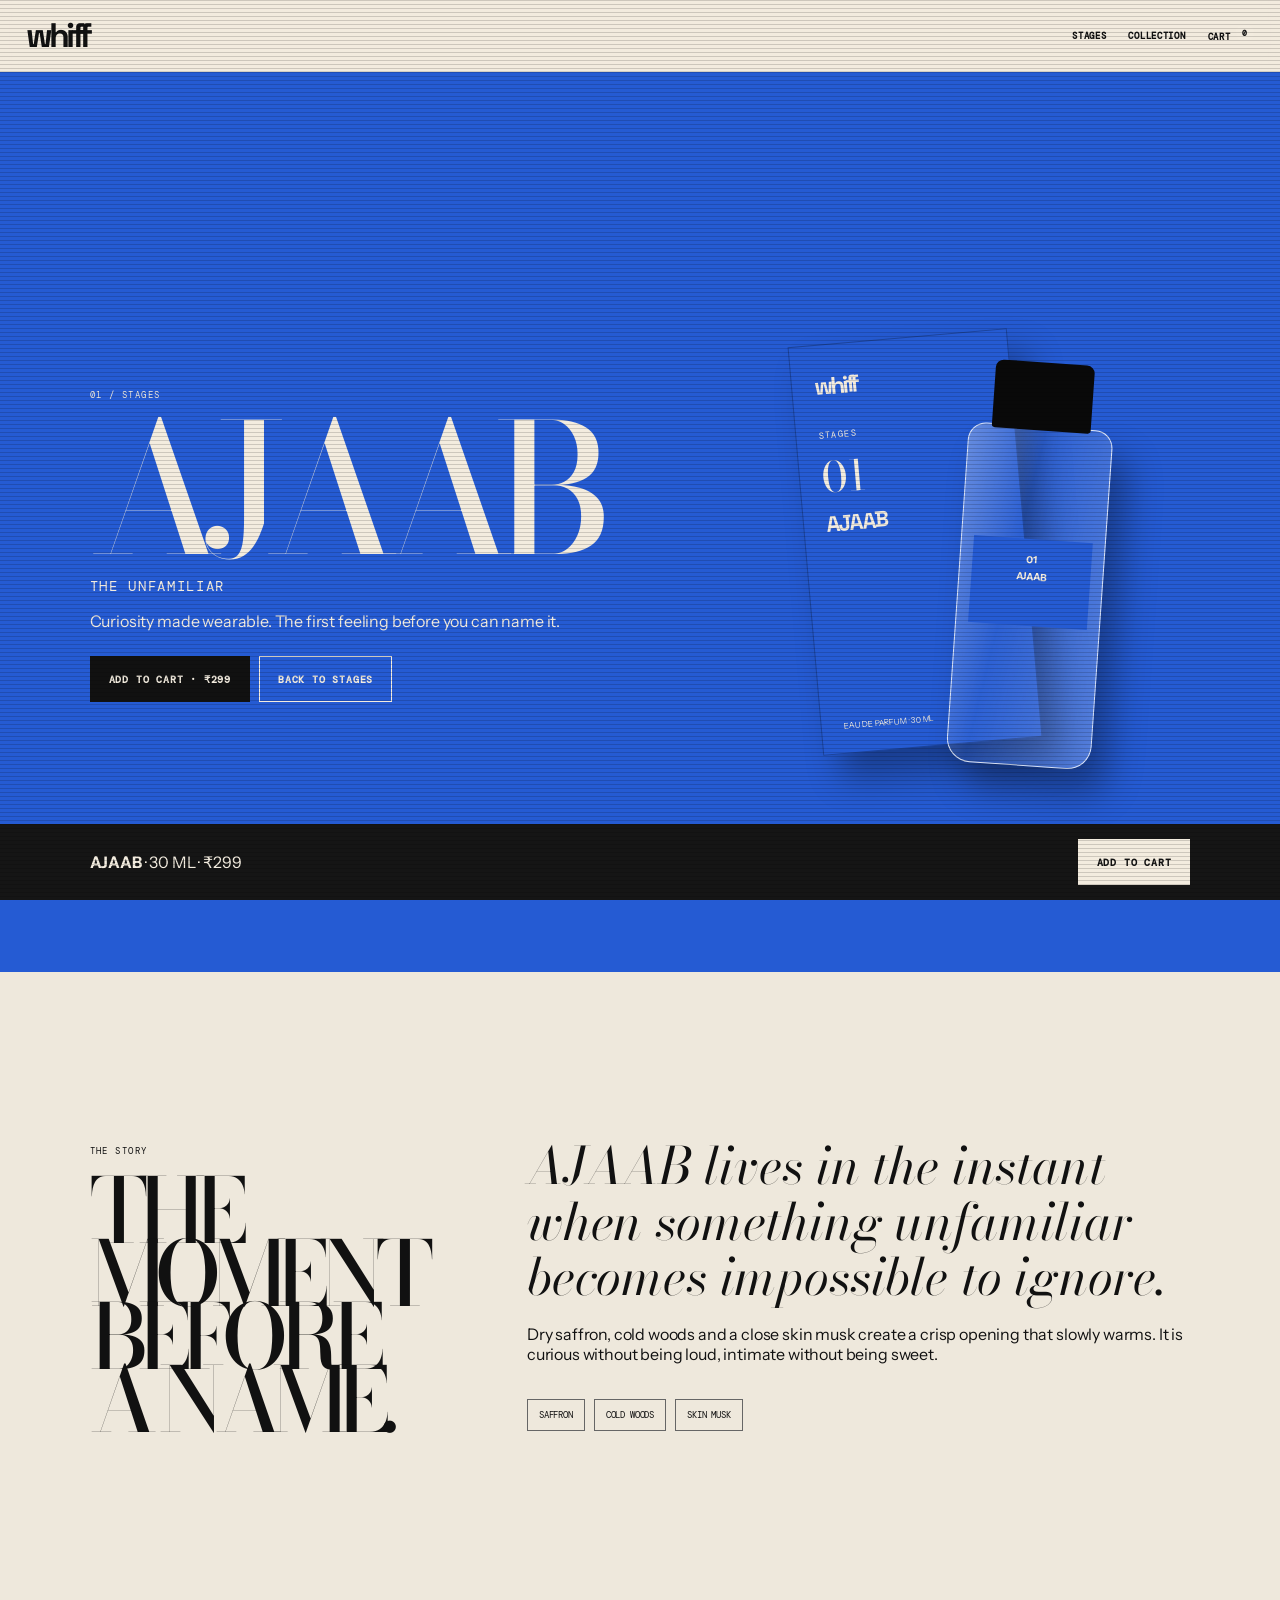
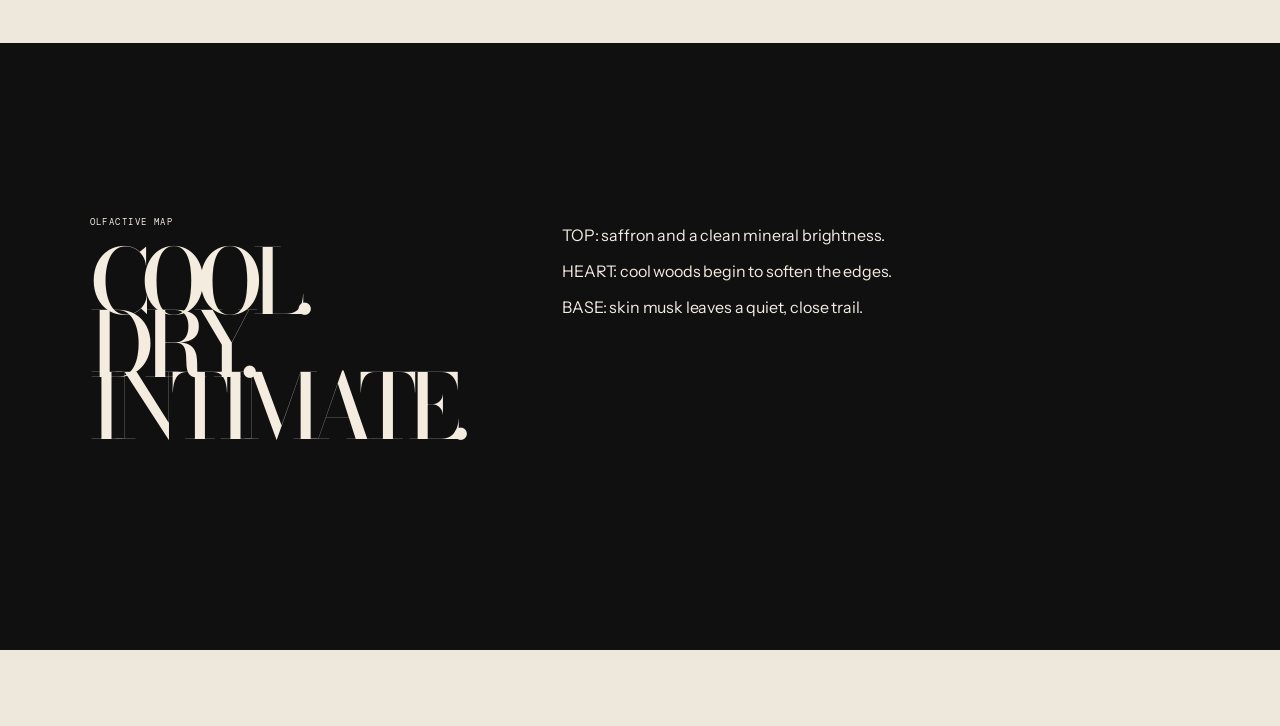
<file: stages/01.html>
<!doctype html><html lang="en"><head><meta charset="utf-8"><meta name="viewport" content="width=device-width,initial-scale=1"><title>AJAAB | WHIFF</title><link rel="stylesheet" href="../styles.css"><link rel="stylesheet" href="../editorial.css"><link rel="preconnect" href="https://fonts.googleapis.com"><link href="https://fonts.googleapis.com/css2?family=Bodoni+Moda:opsz,wght@6..96,400;6..96,500;6..96,600;6..96,700&family=DM+Mono:wght@400;500&family=Satoshi:wght@300;400;500;600;700;800;900&display=swap" rel="stylesheet"></head><body><nav class="nav darkNav"><a class="logo" href="../index.html">whiff</a><div class="navlinks"><a href="../index.html#stages">Stages</a><a href="../index.html#collection">Collection</a><a href="../cart.html">Cart <sup data-cart-count>0</sup></a></div></nav><main><section class="stageHero" style="--c:#255bd3;--fg:#f3ecdf"><div><span class="mono">01 / STAGES</span><h1>AJAAB</h1><p class="sub">THE UNFAMILIAR</p><p>Curiosity made wearable. The first feeling before you can name it.</p><div class="stageActions"><button class="btn fill" onclick="addToCart('01')">Add to cart · ₹299</button><a class="btn" href="../index.html#stages">Back to STAGES</a></div></div><div class="productVisual"><div class="pack"><div class="packTop"><div class="packLogo">whiff</div><div class="packStage mono">STAGES</div><div class="packNum">01</div><div class="packName">AJAAB</div></div><div class="packBottom">eau de parfum · 30 ml</div></div><div class="bottle" style="--n:'01';--name:'AJAAB';--label:#255bd3;--fg:#f3ecdf"></div></div></section><section class="story"><div><span class="mono">THE STORY</span><h2>THE MOMENT BEFORE A NAME.</h2></div><div><p class="quote">AJAAB lives in the instant when something unfamiliar becomes impossible to ignore.</p><p>Dry saffron, cold woods and a close skin musk create a crisp opening that slowly warms. It is curious without being loud, intimate without being sweet.</p><div class="notesLarge"><span class="pill">SAFFRON</span><span class="pill">COLD WOODS</span><span class="pill">SKIN MUSK</span></div></div></section><section class="black story" style="color:#f3ecdf"><div><span class="mono">OLFACTIVE MAP</span><h2>COOL.<br>DRY.<br>INTIMATE.</h2></div><div><p>TOP: saffron and a clean mineral brightness.</p><p>HEART: cool woods begin to soften the edges.</p><p>BASE: skin musk leaves a quiet, close trail.</p></div></section><section class="buyBar"><span><b>AJAAB</b> · 30 ML · ₹299</span><button class="btn" onclick="addToCart('01')">Add to cart</button></section></main><script src="../shop.js"></script></body></html>
</file>
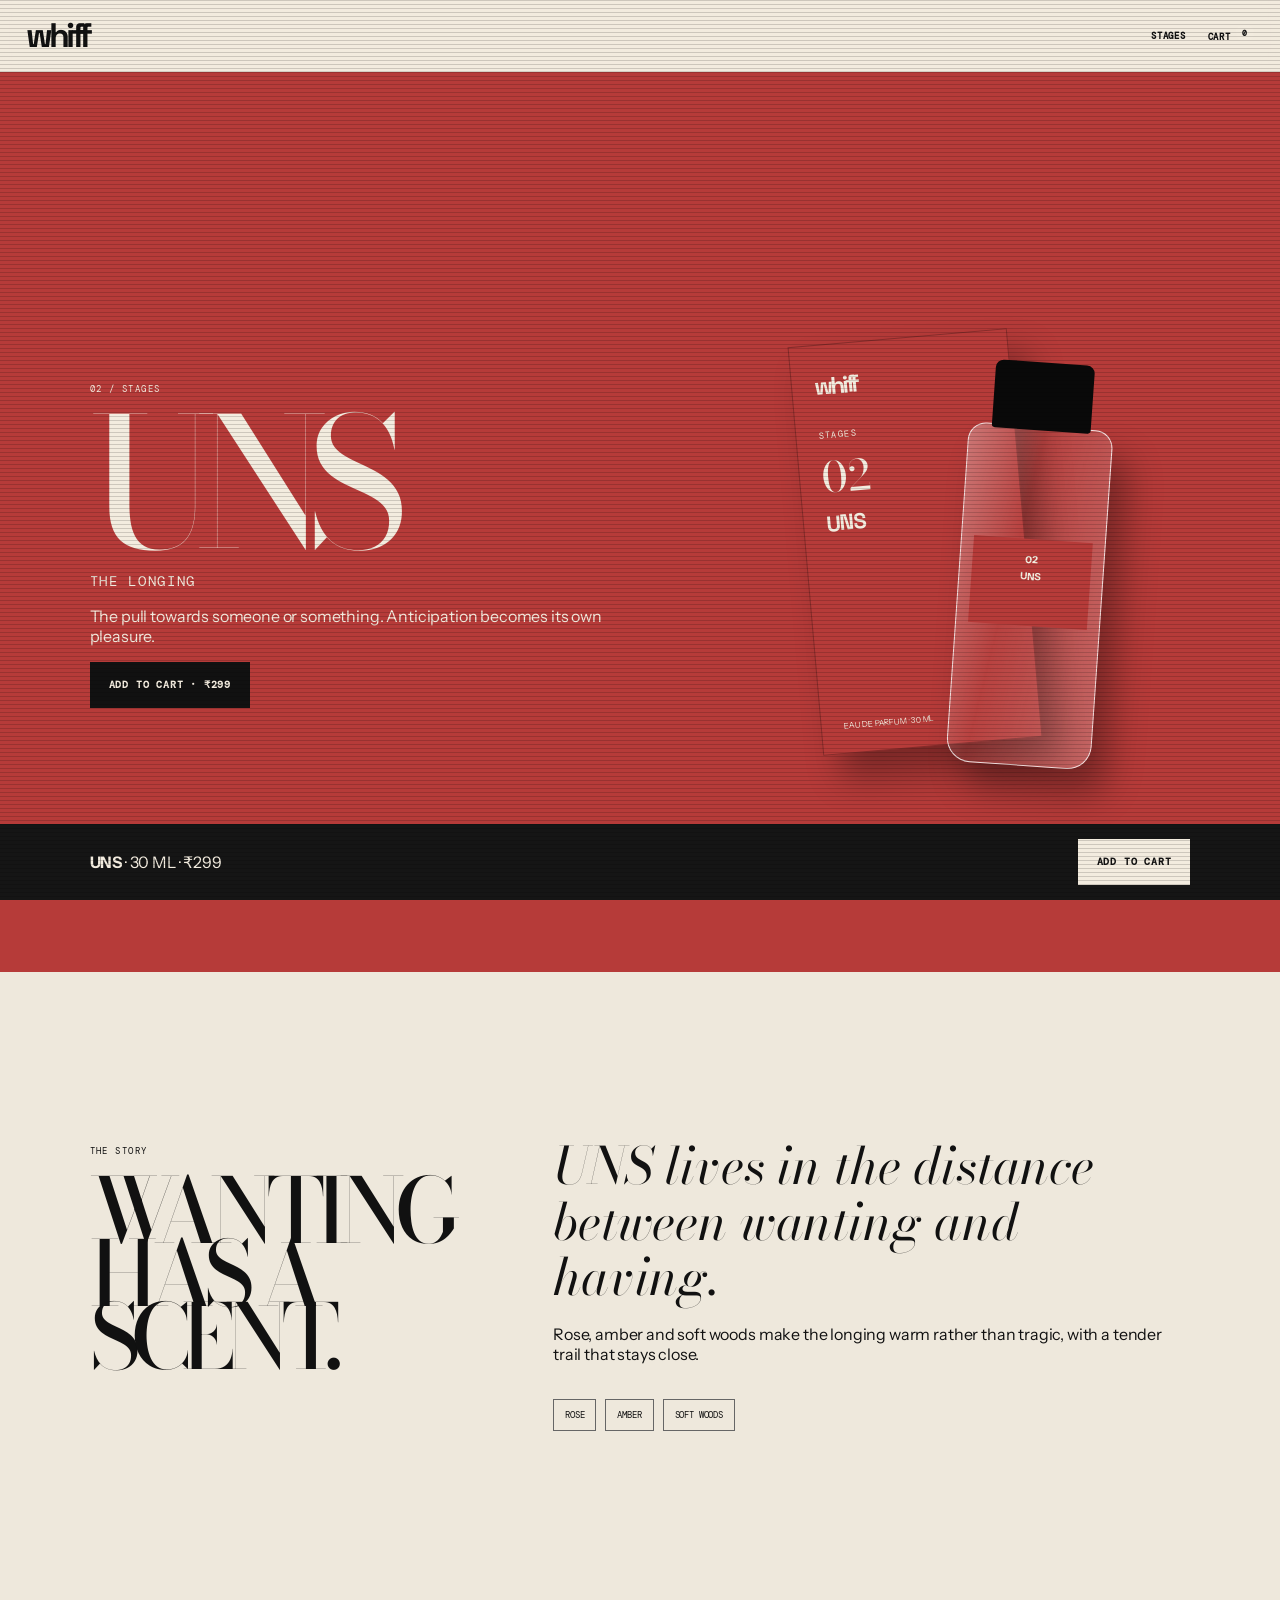
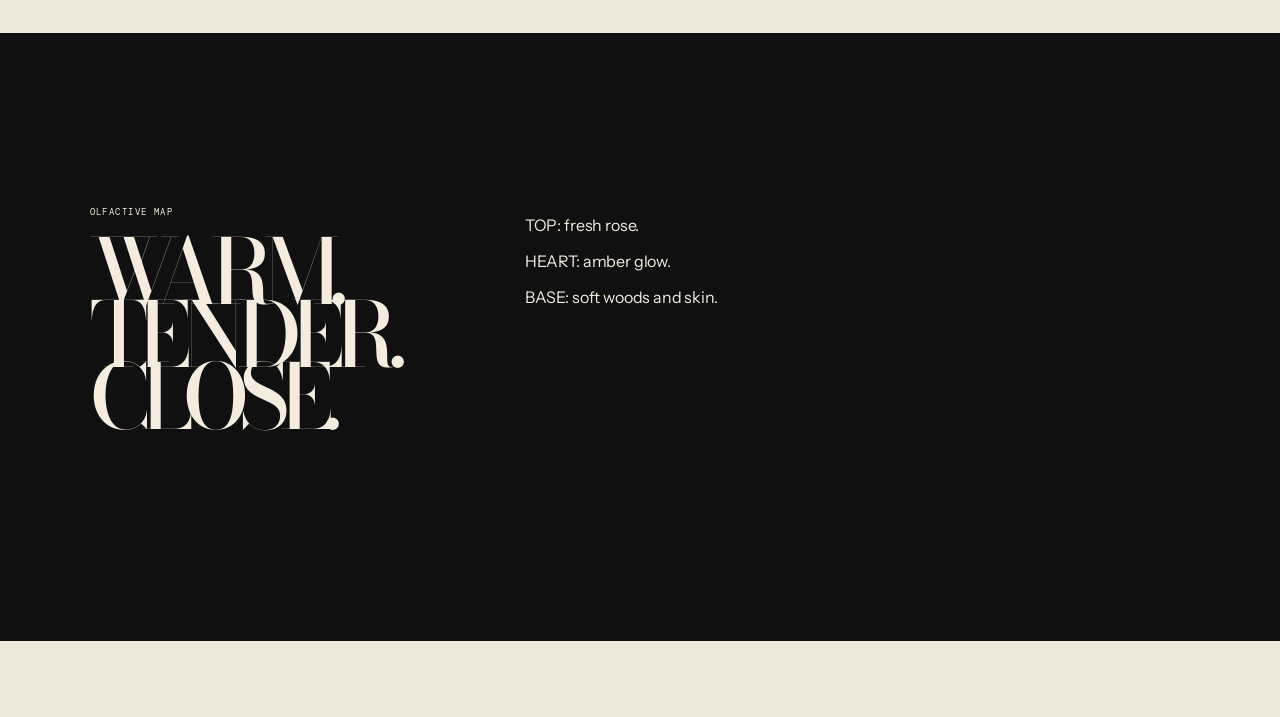
<file: stages/02.html>
<!doctype html><html lang="en"><head><meta charset="utf-8"><meta name="viewport" content="width=device-width,initial-scale=1"><title>UNS | WHIFF</title><link rel="stylesheet" href="../styles.css"><link rel="stylesheet" href="../editorial.css"><link href="https://fonts.googleapis.com/css2?family=Bodoni+Moda:opsz,wght@6..96,400;6..96,500;6..96,600;6..96,700&family=DM+Mono:wght@400;500&family=Satoshi:wght@300;400;500;600;700;800;900&display=swap" rel="stylesheet"></head><body><nav class="nav darkNav"><a class="logo" href="../index.html">whiff</a><div class="navlinks"><a href="../index.html#stages">Stages</a><a href="../cart.html">Cart <sup data-cart-count>0</sup></a></div></nav><section class="stageHero" style="--c:#b63b39;--fg:#f3ecdf"><div><span class="mono">02 / STAGES</span><h1>UNS</h1><p class="sub">THE LONGING</p><p>The pull towards someone or something. Anticipation becomes its own pleasure.</p><button class="btn fill" onclick="addToCart('02')">Add to cart · ₹299</button></div><div class="productVisual"><div class="pack"><div class="packTop"><div class="packLogo">whiff</div><div class="packStage mono">STAGES</div><div class="packNum">02</div><div class="packName">UNS</div></div><div class="packBottom">eau de parfum · 30 ml</div></div><div class="bottle" style="--n:'02';--name:'UNS';--label:#b63b39;--fg:#f3ecdf"></div></div></section><section class="story"><div><span class="mono">THE STORY</span><h2>WANTING HAS A SCENT.</h2></div><div><p class="quote">UNS lives in the distance between wanting and having.</p><p>Rose, amber and soft woods make the longing warm rather than tragic, with a tender trail that stays close.</p><div class="notesLarge"><span class="pill">ROSE</span><span class="pill">AMBER</span><span class="pill">SOFT WOODS</span></div></div></section><section class="black story" style="color:#f3ecdf"><div><span class="mono">OLFACTIVE MAP</span><h2>WARM.<br>TENDER.<br>CLOSE.</h2></div><div><p>TOP: fresh rose.</p><p>HEART: amber glow.</p><p>BASE: soft woods and skin.</p></div></section><section class="buyBar"><span><b>UNS</b> · 30 ML · ₹299</span><button class="btn" onclick="addToCart('02')">Add to cart</button></section><script src="../shop.js"></script></body></html>
</file>
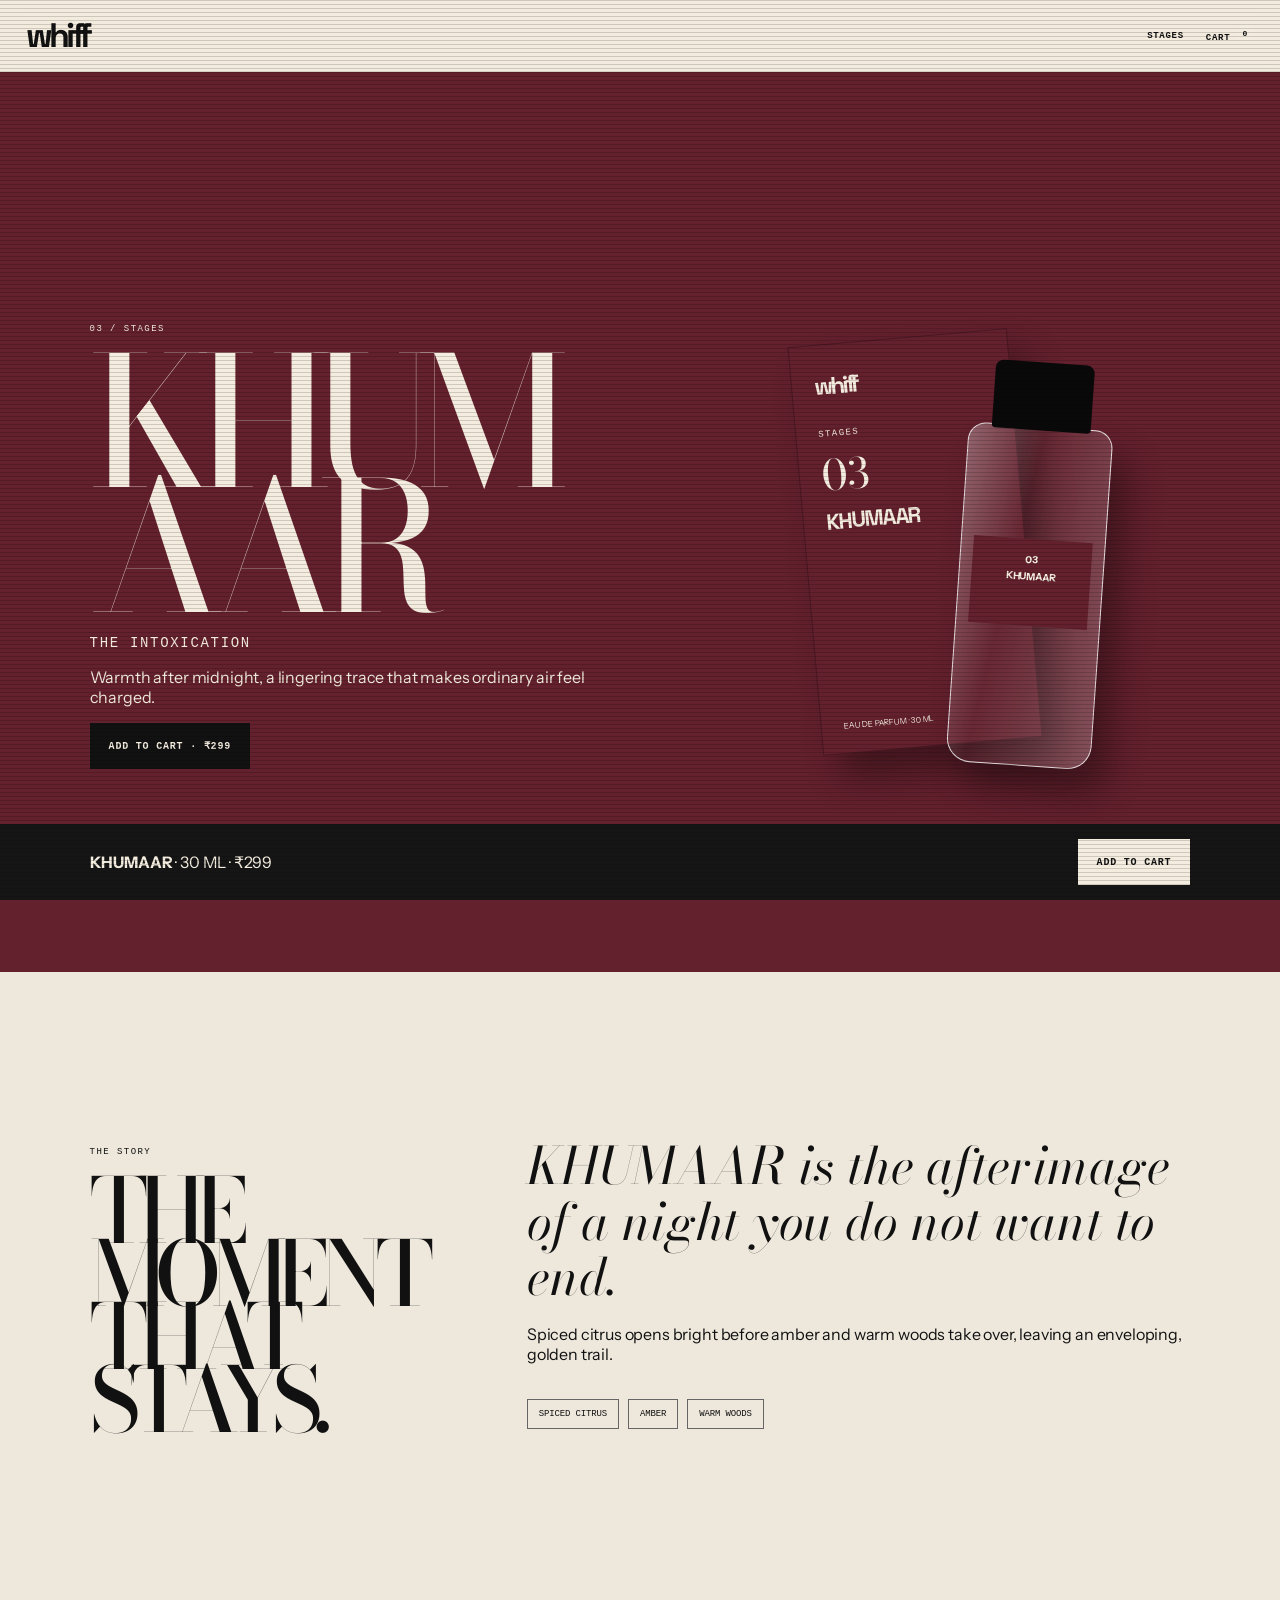
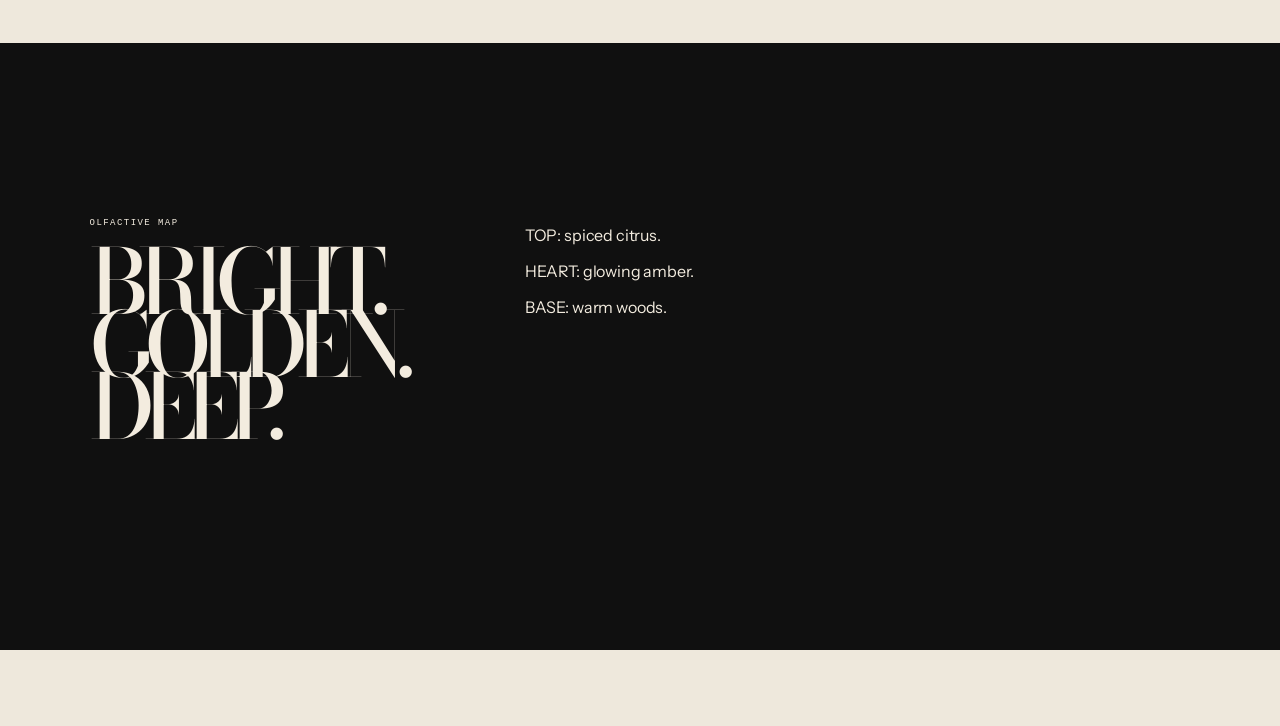
<file: stages/03.html>
<!doctype html><html lang="en"><head><meta charset="utf-8"><meta name="viewport" content="width=device-width,initial-scale=1"><title>KHUMAAR | WHIFF</title><link rel="stylesheet" href="../styles.css"><link rel="stylesheet" href="../editorial.css"></head><body><nav class="nav darkNav"><a class="logo" href="../index.html">whiff</a><div class="navlinks"><a href="../index.html#stages">Stages</a><a href="../cart.html">Cart <sup data-cart-count>0</sup></a></div></nav><section class="stageHero" style="--c:#63202d;--fg:#f3ecdf"><div><span class="mono">03 / STAGES</span><h1>KHUMAAR</h1><p class="sub">THE INTOXICATION</p><p>Warmth after midnight, a lingering trace that makes ordinary air feel charged.</p><button class="btn fill" onclick="addToCart('03')">Add to cart · ₹299</button></div><div class="productVisual"><div class="pack"><div class="packTop"><div class="packLogo">whiff</div><div class="packStage mono">STAGES</div><div class="packNum">03</div><div class="packName">KHUMAAR</div></div><div class="packBottom">eau de parfum · 30 ml</div></div><div class="bottle" style="--n:'03';--name:'KHUMAAR';--label:#63202d;--fg:#f3ecdf"></div></div></section><section class="story"><div><span class="mono">THE STORY</span><h2>THE MOMENT THAT STAYS.</h2></div><div><p class="quote">KHUMAAR is the afterimage of a night you do not want to end.</p><p>Spiced citrus opens bright before amber and warm woods take over, leaving an enveloping, golden trail.</p><div class="notesLarge"><span class="pill">SPICED CITRUS</span><span class="pill">AMBER</span><span class="pill">WARM WOODS</span></div></div></section><section class="black story" style="color:#f3ecdf"><div><span class="mono">OLFACTIVE MAP</span><h2>BRIGHT.<br>GOLDEN.<br>DEEP.</h2></div><div><p>TOP: spiced citrus.</p><p>HEART: glowing amber.</p><p>BASE: warm woods.</p></div></section><section class="buyBar"><span><b>KHUMAAR</b> · 30 ML · ₹299</span><button class="btn" onclick="addToCart('03')">Add to cart</button></section><script src="../shop.js"></script></body></html>
</file>
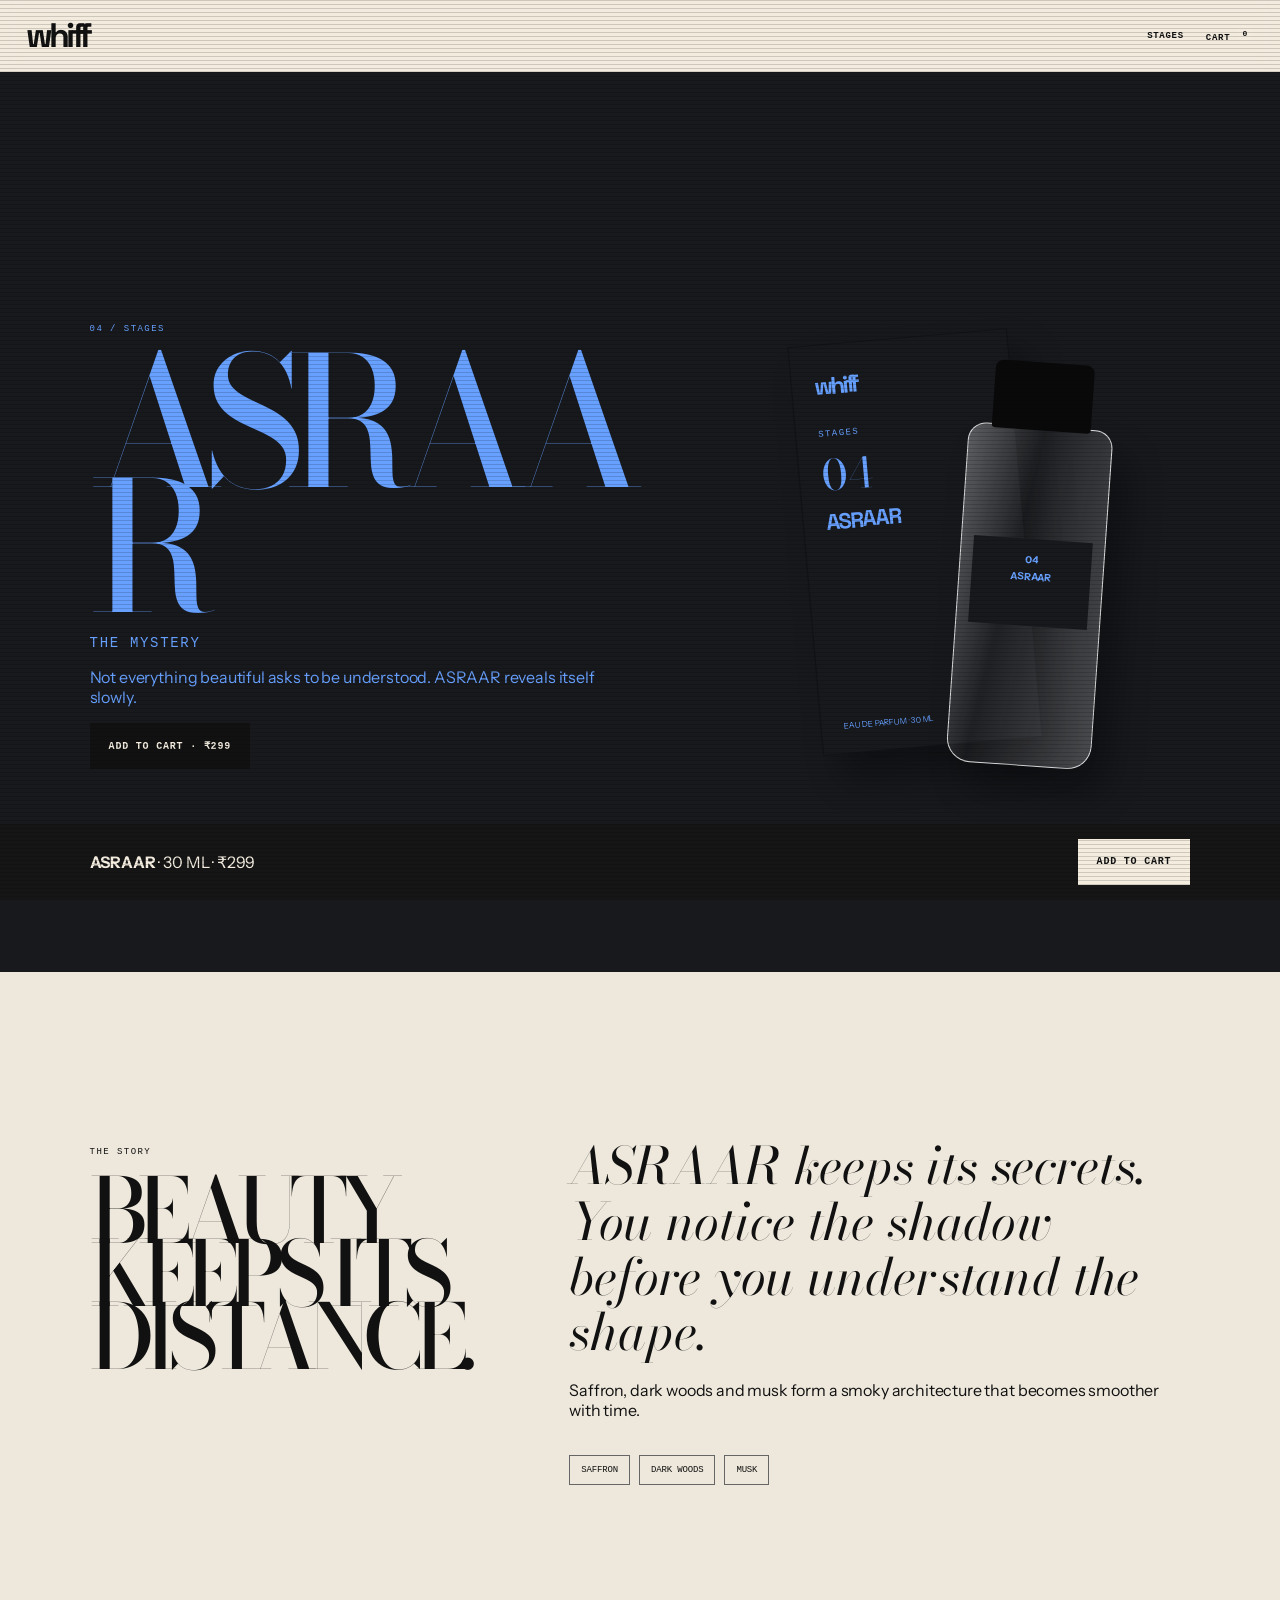
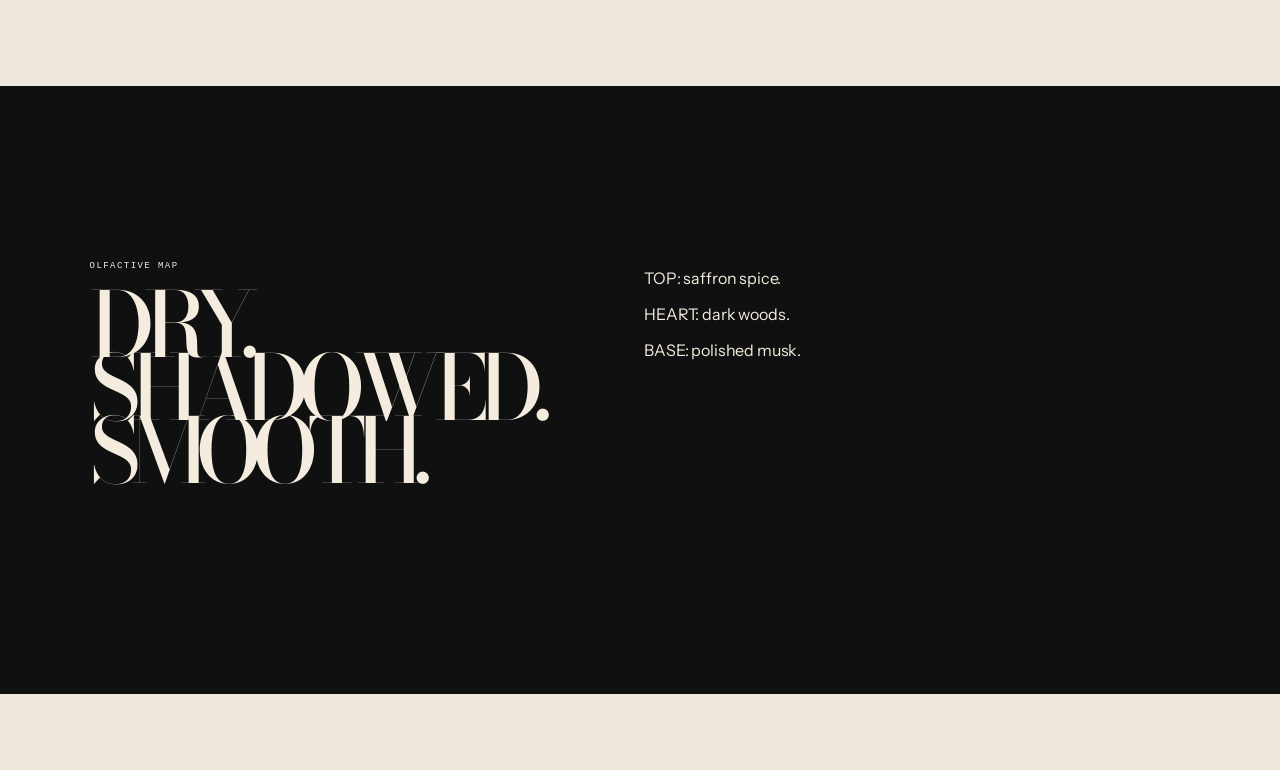
<file: stages/04.html>
<!doctype html><html lang="en"><head><meta charset="utf-8"><meta name="viewport" content="width=device-width,initial-scale=1"><title>ASRAAR | WHIFF</title><link rel="stylesheet" href="../styles.css"><link rel="stylesheet" href="../editorial.css"></head><body><nav class="nav darkNav"><a class="logo" href="../index.html">whiff</a><div class="navlinks"><a href="../index.html#stages">Stages</a><a href="../cart.html">Cart <sup data-cart-count>0</sup></a></div></nav><section class="stageHero" style="--c:#17191d;--fg:#67a0ff"><div><span class="mono">04 / STAGES</span><h1>ASRAAR</h1><p class="sub">THE MYSTERY</p><p>Not everything beautiful asks to be understood. ASRAAR reveals itself slowly.</p><button class="btn fill" onclick="addToCart('04')">Add to cart · ₹299</button></div><div class="productVisual"><div class="pack"><div class="packTop"><div class="packLogo">whiff</div><div class="packStage mono">STAGES</div><div class="packNum">04</div><div class="packName">ASRAAR</div></div><div class="packBottom">eau de parfum · 30 ml</div></div><div class="bottle" style="--n:'04';--name:'ASRAAR';--label:#17191d;--fg:#67a0ff"></div></div></section><section class="story"><div><span class="mono">THE STORY</span><h2>BEAUTY KEEPS ITS DISTANCE.</h2></div><div><p class="quote">ASRAAR keeps its secrets. You notice the shadow before you understand the shape.</p><p>Saffron, dark woods and musk form a smoky architecture that becomes smoother with time.</p><div class="notesLarge"><span class="pill">SAFFRON</span><span class="pill">DARK WOODS</span><span class="pill">MUSK</span></div></div></section><section class="black story" style="color:#f3ecdf"><div><span class="mono">OLFACTIVE MAP</span><h2>DRY.<br>SHADOWED.<br>SMOOTH.</h2></div><div><p>TOP: saffron spice.</p><p>HEART: dark woods.</p><p>BASE: polished musk.</p></div></section><section class="buyBar"><span><b>ASRAAR</b> · 30 ML · ₹299</span><button class="btn" onclick="addToCart('04')">Add to cart</button></section><script src="../shop.js"></script></body></html>
</file>
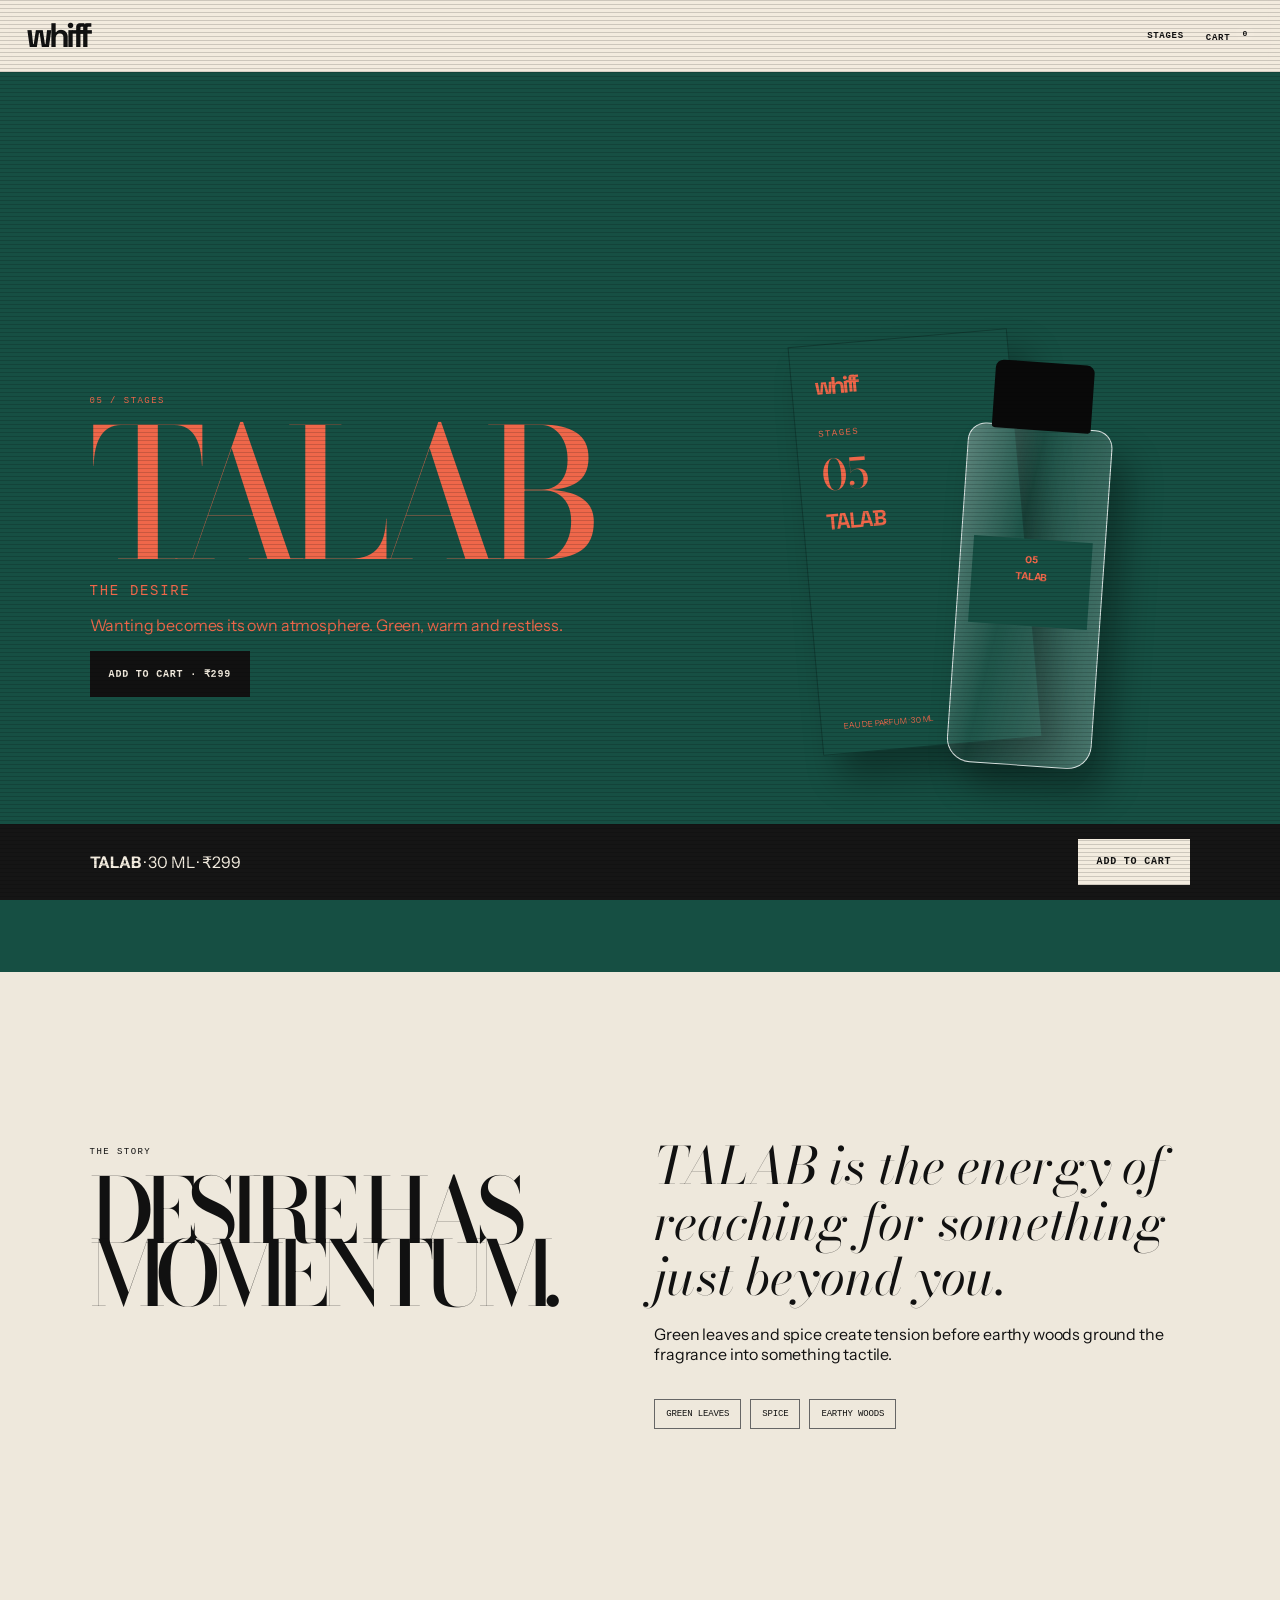
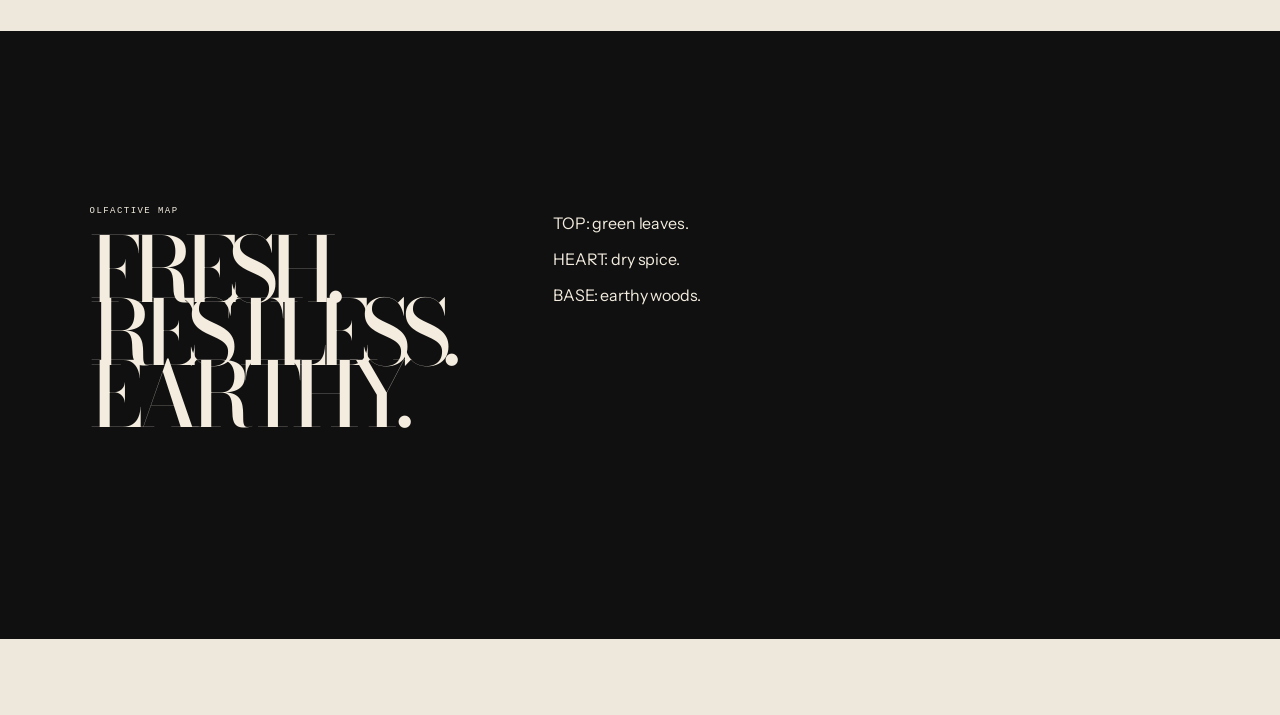
<file: stages/05.html>
<!doctype html><html lang="en"><head><meta charset="utf-8"><meta name="viewport" content="width=device-width,initial-scale=1"><title>TALAB | WHIFF</title><link rel="stylesheet" href="../styles.css"><link rel="stylesheet" href="../editorial.css"></head><body><nav class="nav darkNav"><a class="logo" href="../index.html">whiff</a><div class="navlinks"><a href="../index.html#stages">Stages</a><a href="../cart.html">Cart <sup data-cart-count>0</sup></a></div></nav><section class="stageHero" style="--c:#164f43;--fg:#ef674a"><div><span class="mono">05 / STAGES</span><h1>TALAB</h1><p class="sub">THE DESIRE</p><p>Wanting becomes its own atmosphere. Green, warm and restless.</p><button class="btn fill" onclick="addToCart('05')">Add to cart · ₹299</button></div><div class="productVisual"><div class="pack"><div class="packTop"><div class="packLogo">whiff</div><div class="packStage mono">STAGES</div><div class="packNum">05</div><div class="packName">TALAB</div></div><div class="packBottom">eau de parfum · 30 ml</div></div><div class="bottle" style="--n:'05';--name:'TALAB';--label:#164f43;--fg:#ef674a"></div></div></section><section class="story"><div><span class="mono">THE STORY</span><h2>DESIRE HAS MOMENTUM.</h2></div><div><p class="quote">TALAB is the energy of reaching for something just beyond you.</p><p>Green leaves and spice create tension before earthy woods ground the fragrance into something tactile.</p><div class="notesLarge"><span class="pill">GREEN LEAVES</span><span class="pill">SPICE</span><span class="pill">EARTHY WOODS</span></div></div></section><section class="black story" style="color:#f3ecdf"><div><span class="mono">OLFACTIVE MAP</span><h2>FRESH.<br>RESTLESS.<br>EARTHY.</h2></div><div><p>TOP: green leaves.</p><p>HEART: dry spice.</p><p>BASE: earthy woods.</p></div></section><section class="buyBar"><span><b>TALAB</b> · 30 ML · ₹299</span><button class="btn" onclick="addToCart('05')">Add to cart</button></section><script src="../shop.js"></script></body></html>
</file>
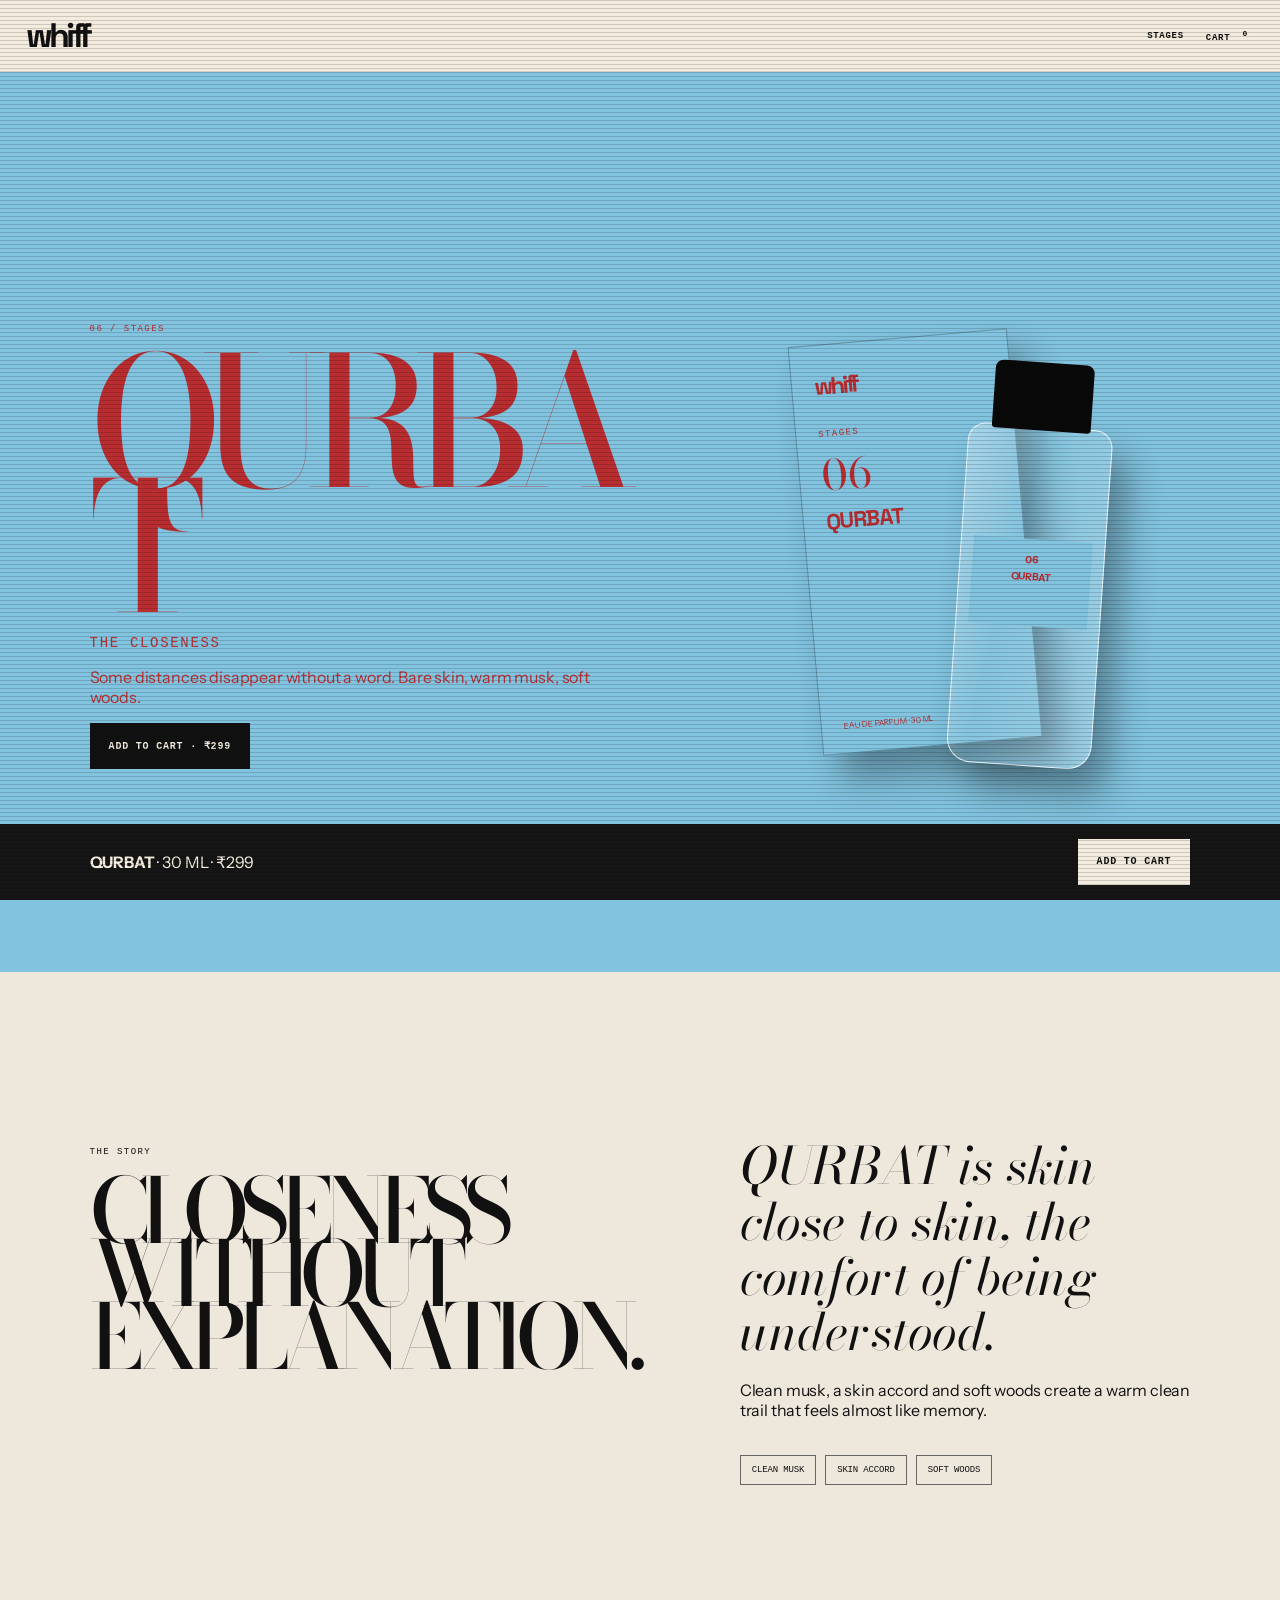
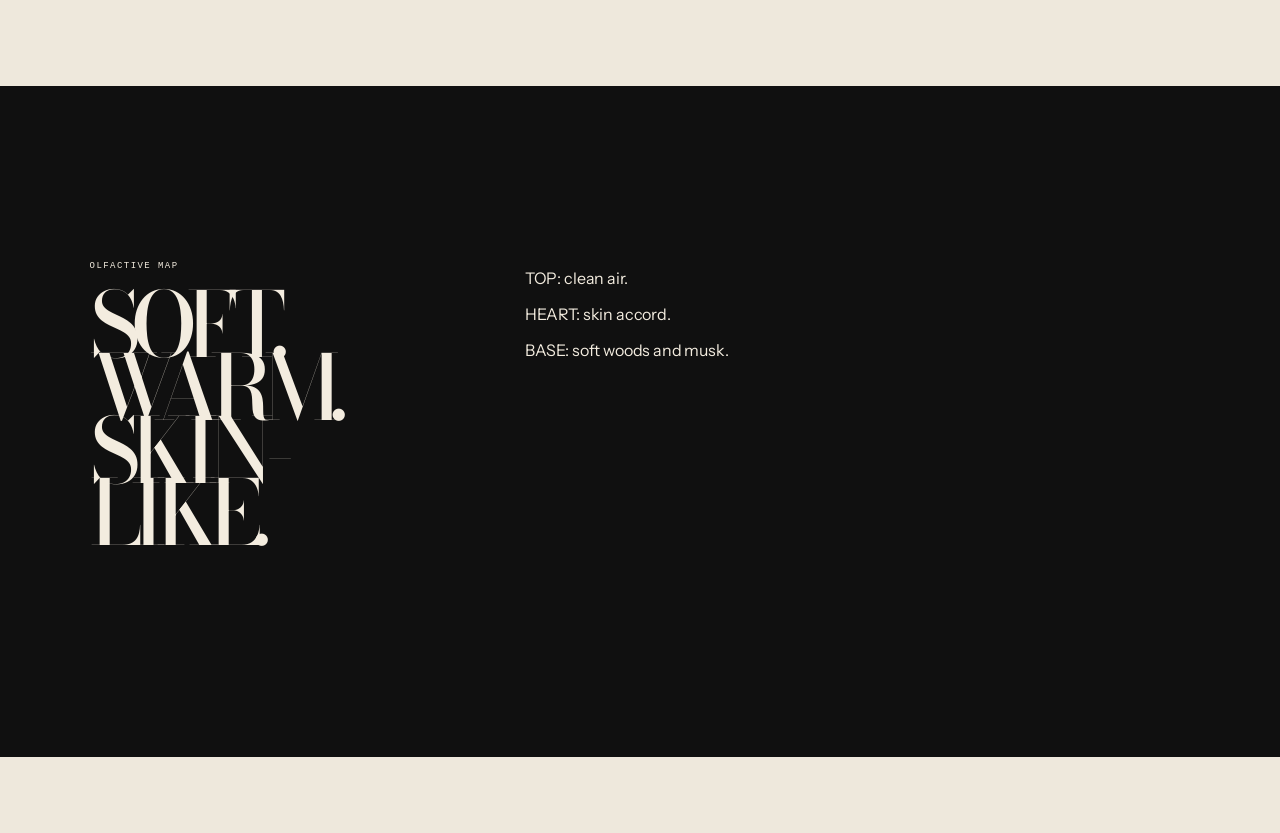
<file: stages/06.html>
<!doctype html><html lang="en"><head><meta charset="utf-8"><meta name="viewport" content="width=device-width,initial-scale=1"><title>QURBAT | WHIFF</title><link rel="stylesheet" href="../styles.css"><link rel="stylesheet" href="../editorial.css"></head><body><nav class="nav darkNav"><a class="logo" href="../index.html">whiff</a><div class="navlinks"><a href="../index.html#stages">Stages</a><a href="../cart.html">Cart <sup data-cart-count>0</sup></a></div></nav><section class="stageHero" style="--c:#82c3df;--fg:#b72d30"><div><span class="mono">06 / STAGES</span><h1>QURBAT</h1><p class="sub">THE CLOSENESS</p><p>Some distances disappear without a word. Bare skin, warm musk, soft woods.</p><button class="btn fill" onclick="addToCart('06')">Add to cart · ₹299</button></div><div class="productVisual"><div class="pack"><div class="packTop"><div class="packLogo">whiff</div><div class="packStage mono">STAGES</div><div class="packNum">06</div><div class="packName">QURBAT</div></div><div class="packBottom">eau de parfum · 30 ml</div></div><div class="bottle" style="--n:'06';--name:'QURBAT';--label:#82c3df;--fg:#b72d30"></div></div></section><section class="story"><div><span class="mono">THE STORY</span><h2>CLOSENESS WITHOUT EXPLANATION.</h2></div><div><p class="quote">QURBAT is skin close to skin, the comfort of being understood.</p><p>Clean musk, a skin accord and soft woods create a warm clean trail that feels almost like memory.</p><div class="notesLarge"><span class="pill">CLEAN MUSK</span><span class="pill">SKIN ACCORD</span><span class="pill">SOFT WOODS</span></div></div></section><section class="black story" style="color:#f3ecdf"><div><span class="mono">OLFACTIVE MAP</span><h2>SOFT.<br>WARM.<br>SKIN-LIKE.</h2></div><div><p>TOP: clean air.</p><p>HEART: skin accord.</p><p>BASE: soft woods and musk.</p></div></section><section class="buyBar"><span><b>QURBAT</b> · 30 ML · ₹299</span><button class="btn" onclick="addToCart('06')">Add to cart</button></section><script src="../shop.js"></script></body></html>
</file>
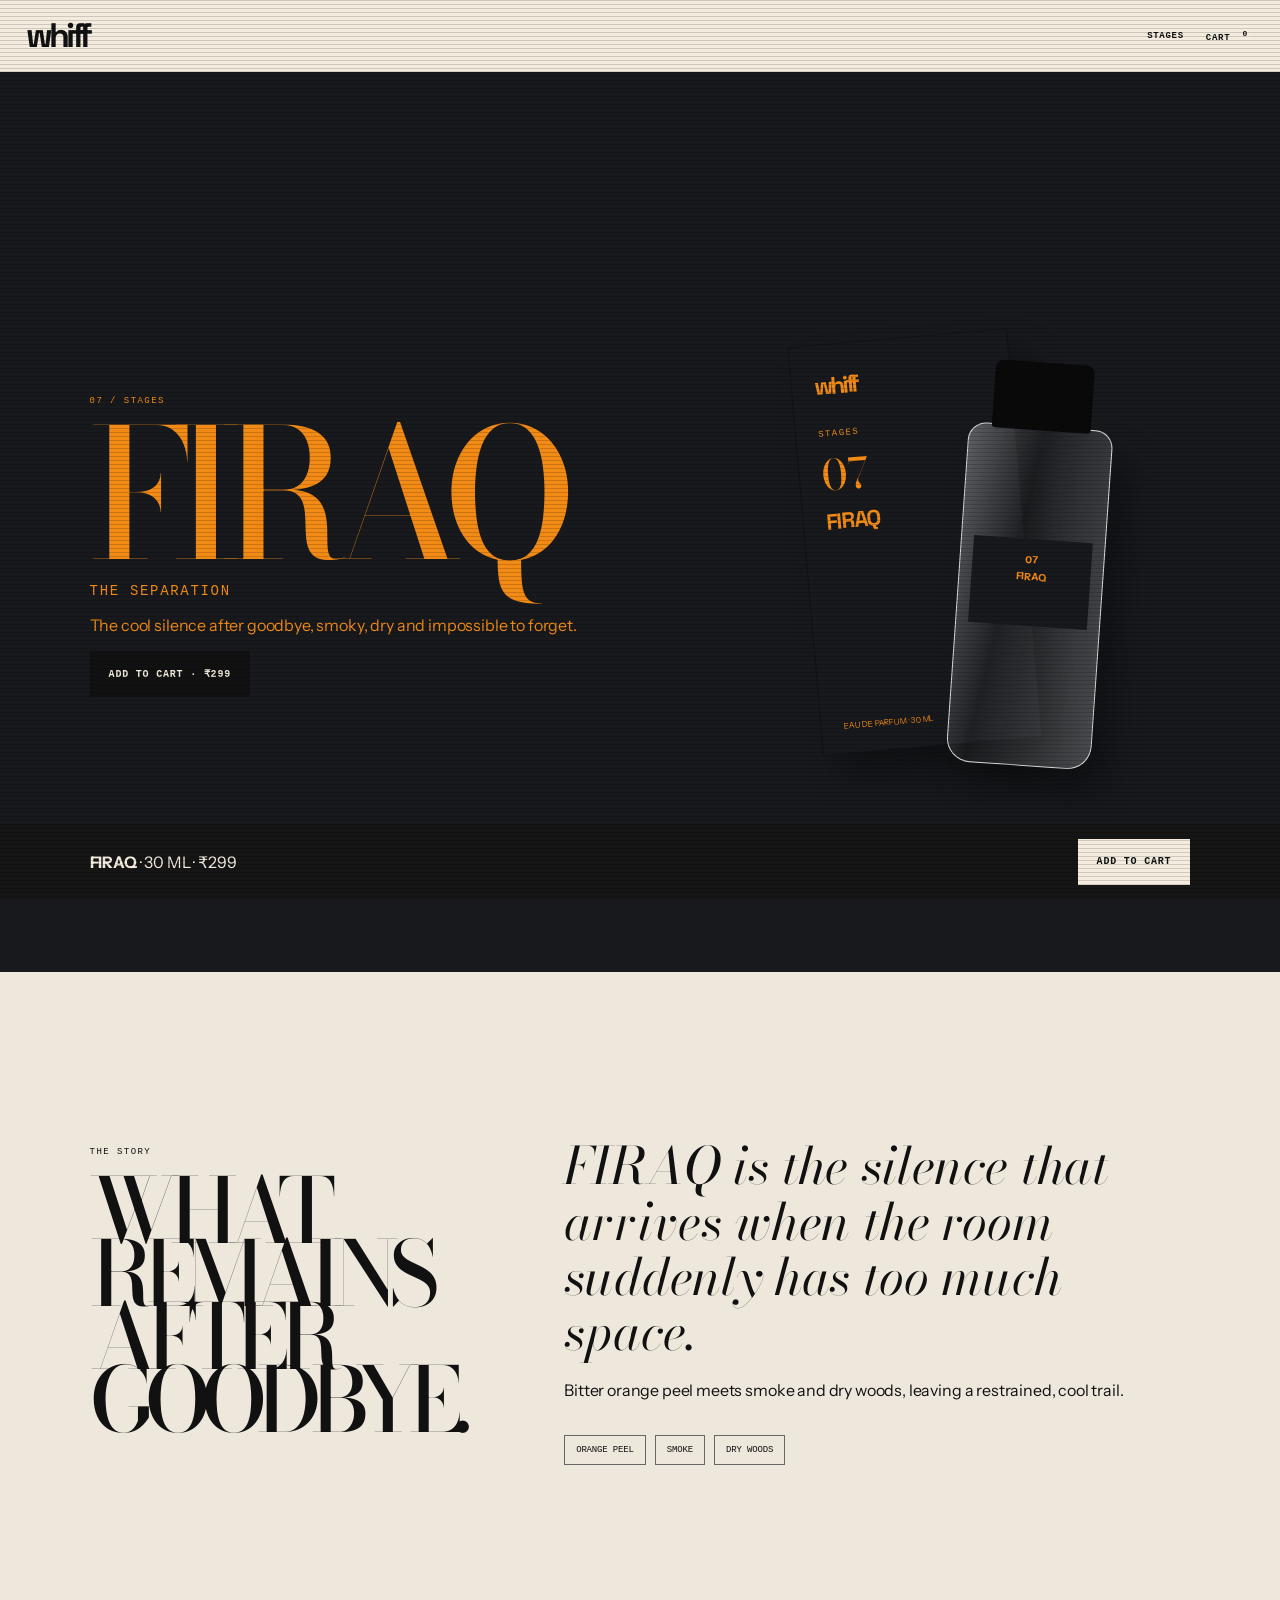
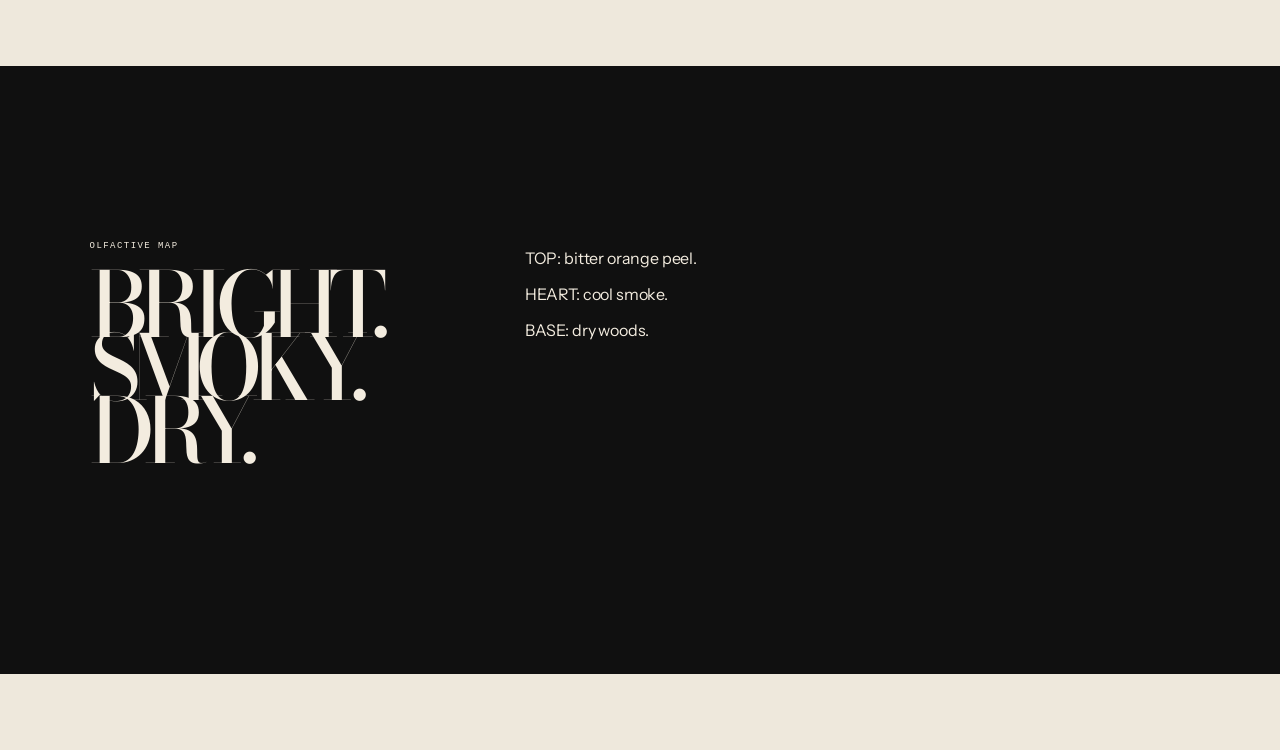
<file: stages/07.html>
<!doctype html><html lang="en"><head><meta charset="utf-8"><meta name="viewport" content="width=device-width,initial-scale=1"><title>FIRAQ | WHIFF</title><link rel="stylesheet" href="../styles.css"><link rel="stylesheet" href="../editorial.css"></head><body><nav class="nav darkNav"><a class="logo" href="../index.html">whiff</a><div class="navlinks"><a href="../index.html#stages">Stages</a><a href="../cart.html">Cart <sup data-cart-count>0</sup></a></div></nav><section class="stageHero" style="--c:#17191d;--fg:#f28a16"><div><span class="mono">07 / STAGES</span><h1>FIRAQ</h1><p class="sub">THE SEPARATION</p><p>The cool silence after goodbye, smoky, dry and impossible to forget.</p><button class="btn fill" onclick="addToCart('07')">Add to cart · ₹299</button></div><div class="productVisual"><div class="pack"><div class="packTop"><div class="packLogo">whiff</div><div class="packStage mono">STAGES</div><div class="packNum">07</div><div class="packName">FIRAQ</div></div><div class="packBottom">eau de parfum · 30 ml</div></div><div class="bottle" style="--n:'07';--name:'FIRAQ';--label:#17191d;--fg:#f28a16"></div></div></section><section class="story"><div><span class="mono">THE STORY</span><h2>WHAT REMAINS AFTER GOODBYE.</h2></div><div><p class="quote">FIRAQ is the silence that arrives when the room suddenly has too much space.</p><p>Bitter orange peel meets smoke and dry woods, leaving a restrained, cool trail.</p><div class="notesLarge"><span class="pill">ORANGE PEEL</span><span class="pill">SMOKE</span><span class="pill">DRY WOODS</span></div></div></section><section class="black story" style="color:#f3ecdf"><div><span class="mono">OLFACTIVE MAP</span><h2>BRIGHT.<br>SMOKY.<br>DRY.</h2></div><div><p>TOP: bitter orange peel.</p><p>HEART: cool smoke.</p><p>BASE: dry woods.</p></div></section><section class="buyBar"><span><b>FIRAQ</b> · 30 ML · ₹299</span><button class="btn" onclick="addToCart('07')">Add to cart</button></section><script src="../shop.js"></script></body></html>
</file>
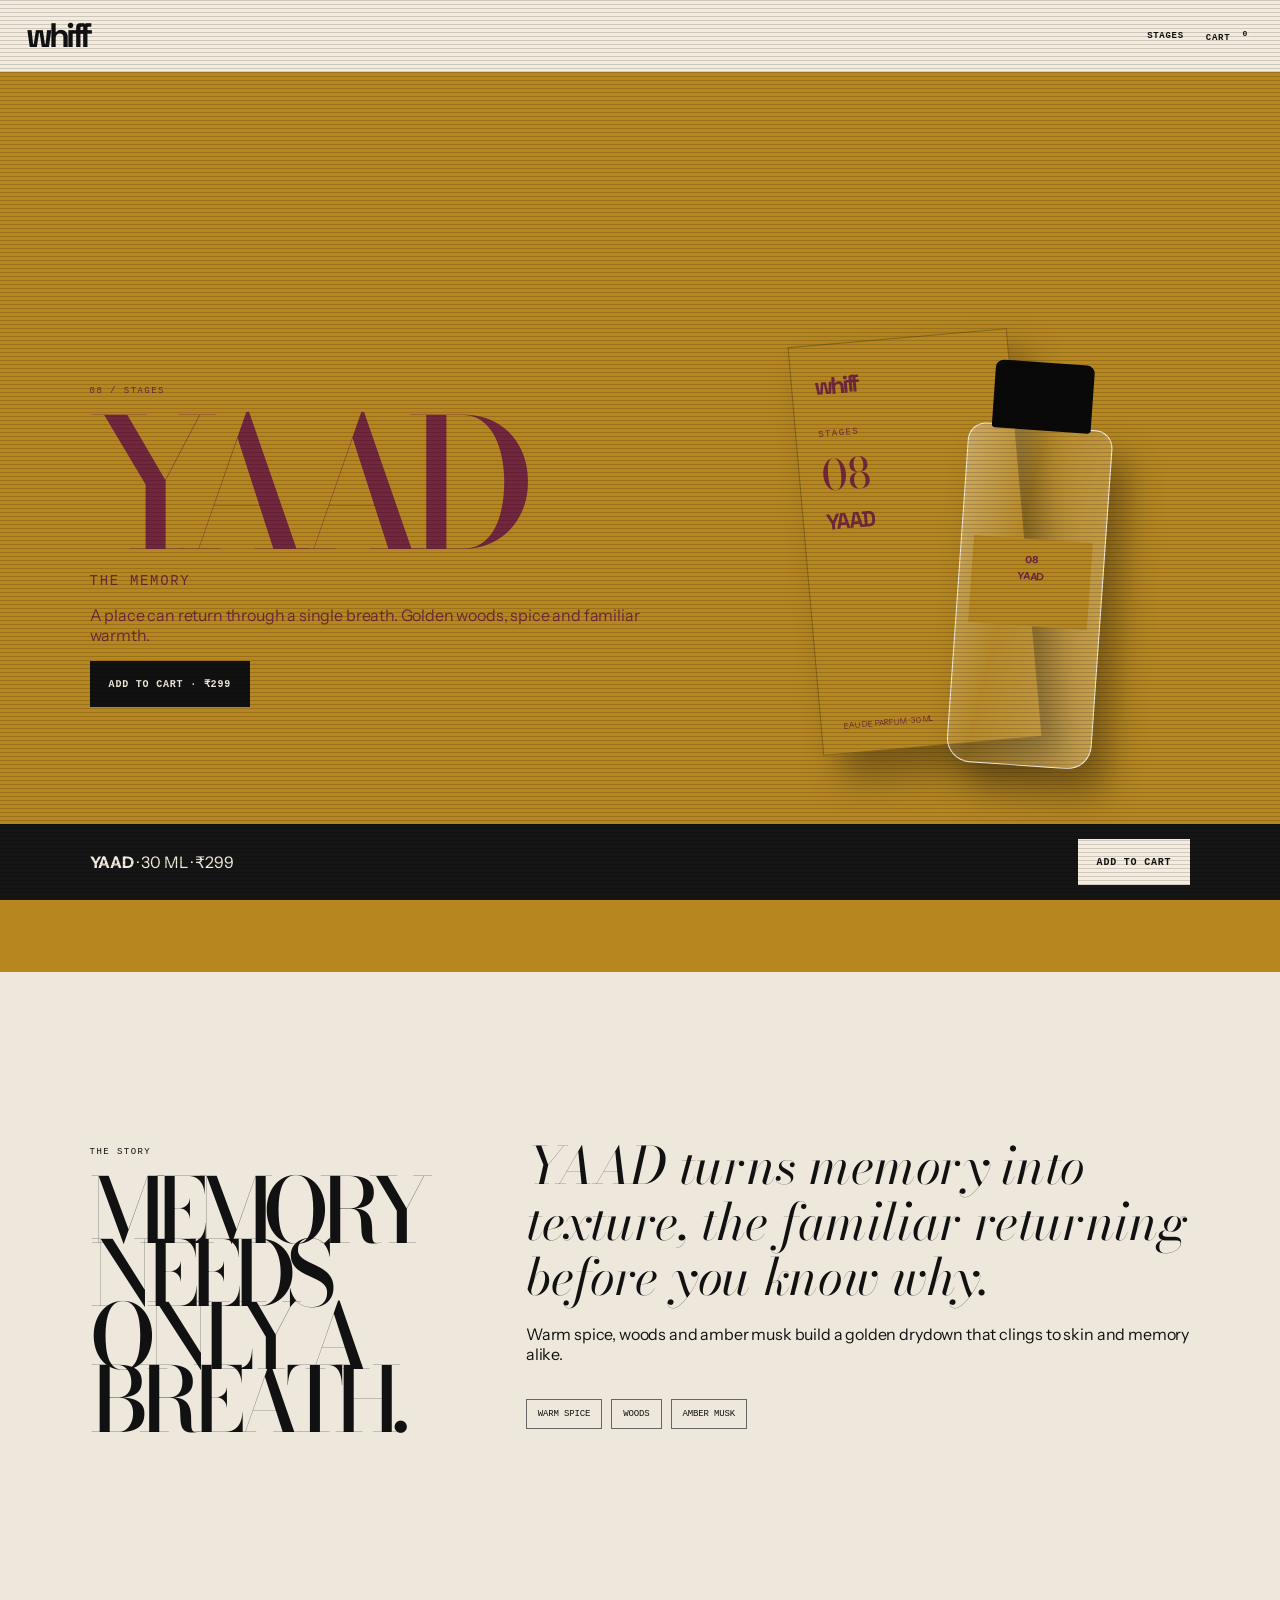
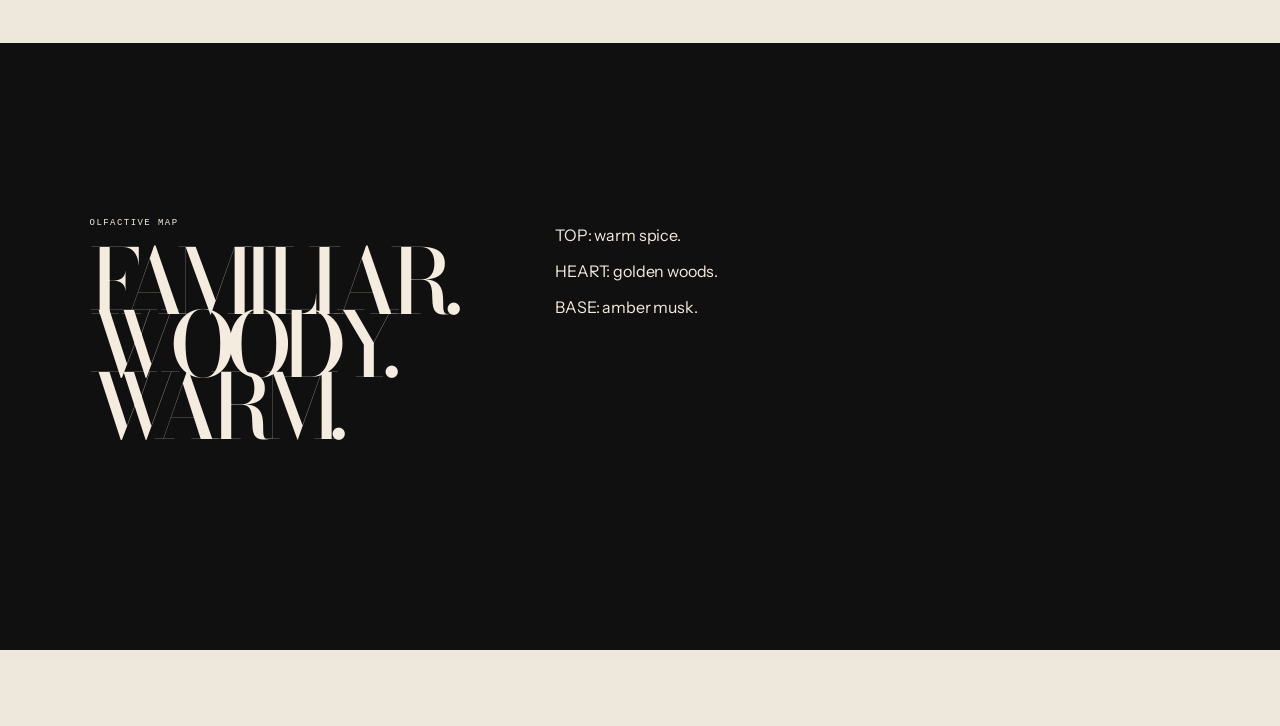
<file: stages/08.html>
<!doctype html><html lang="en"><head><meta charset="utf-8"><meta name="viewport" content="width=device-width,initial-scale=1"><title>YAAD | WHIFF</title><link rel="stylesheet" href="../styles.css"><link rel="stylesheet" href="../editorial.css"></head><body><nav class="nav darkNav"><a class="logo" href="../index.html">whiff</a><div class="navlinks"><a href="../index.html#stages">Stages</a><a href="../cart.html">Cart <sup data-cart-count>0</sup></a></div></nav><section class="stageHero" style="--c:#b7861f;--fg:#74263d"><div><span class="mono">08 / STAGES</span><h1>YAAD</h1><p class="sub">THE MEMORY</p><p>A place can return through a single breath. Golden woods, spice and familiar warmth.</p><button class="btn fill" onclick="addToCart('08')">Add to cart · ₹299</button></div><div class="productVisual"><div class="pack"><div class="packTop"><div class="packLogo">whiff</div><div class="packStage mono">STAGES</div><div class="packNum">08</div><div class="packName">YAAD</div></div><div class="packBottom">eau de parfum · 30 ml</div></div><div class="bottle" style="--n:'08';--name:'YAAD';--label:#b7861f;--fg:#74263d"></div></div></section><section class="story"><div><span class="mono">THE STORY</span><h2>MEMORY NEEDS ONLY A BREATH.</h2></div><div><p class="quote">YAAD turns memory into texture, the familiar returning before you know why.</p><p>Warm spice, woods and amber musk build a golden drydown that clings to skin and memory alike.</p><div class="notesLarge"><span class="pill">WARM SPICE</span><span class="pill">WOODS</span><span class="pill">AMBER MUSK</span></div></div></section><section class="black story" style="color:#f3ecdf"><div><span class="mono">OLFACTIVE MAP</span><h2>FAMILIAR.<br>WOODY.<br>WARM.</h2></div><div><p>TOP: warm spice.</p><p>HEART: golden woods.</p><p>BASE: amber musk.</p></div></section><section class="buyBar"><span><b>YAAD</b> · 30 ML · ₹299</span><button class="btn" onclick="addToCart('08')">Add to cart</button></section><script src="../shop.js"></script></body></html>
</file>
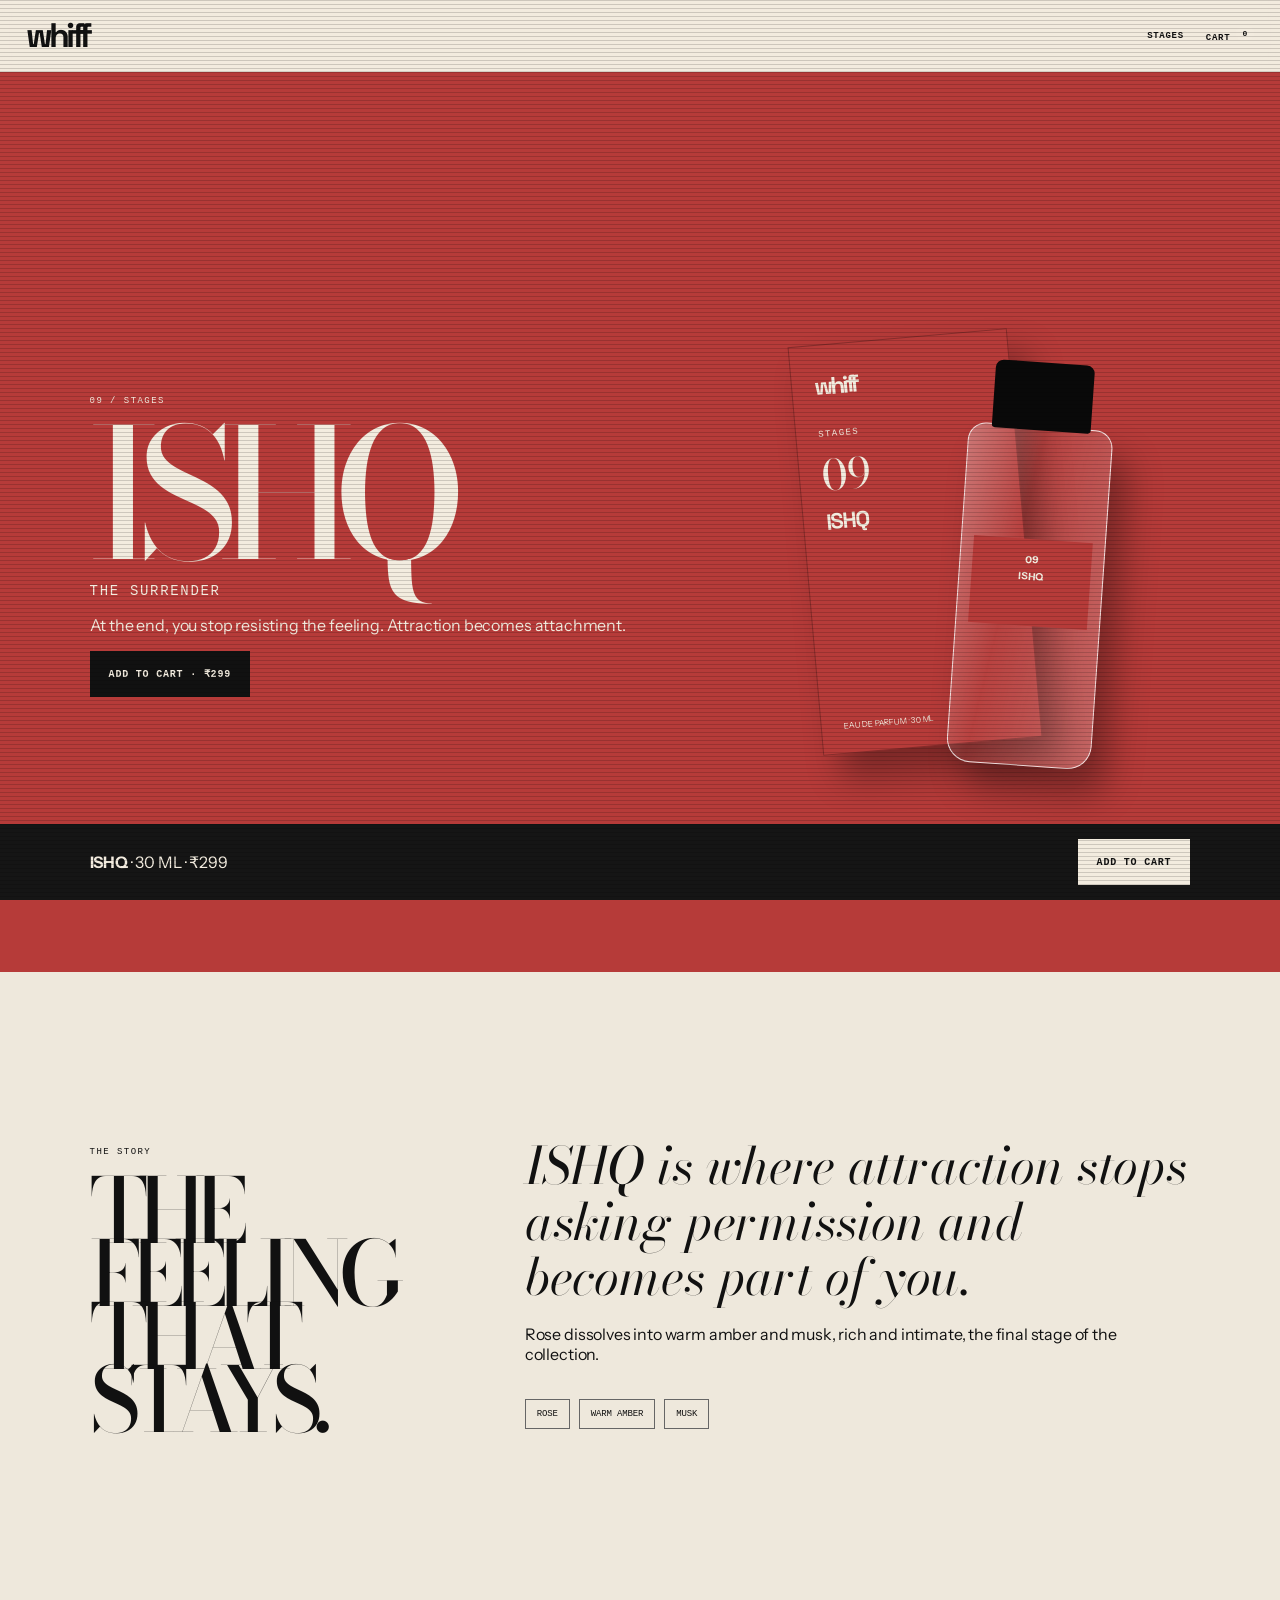
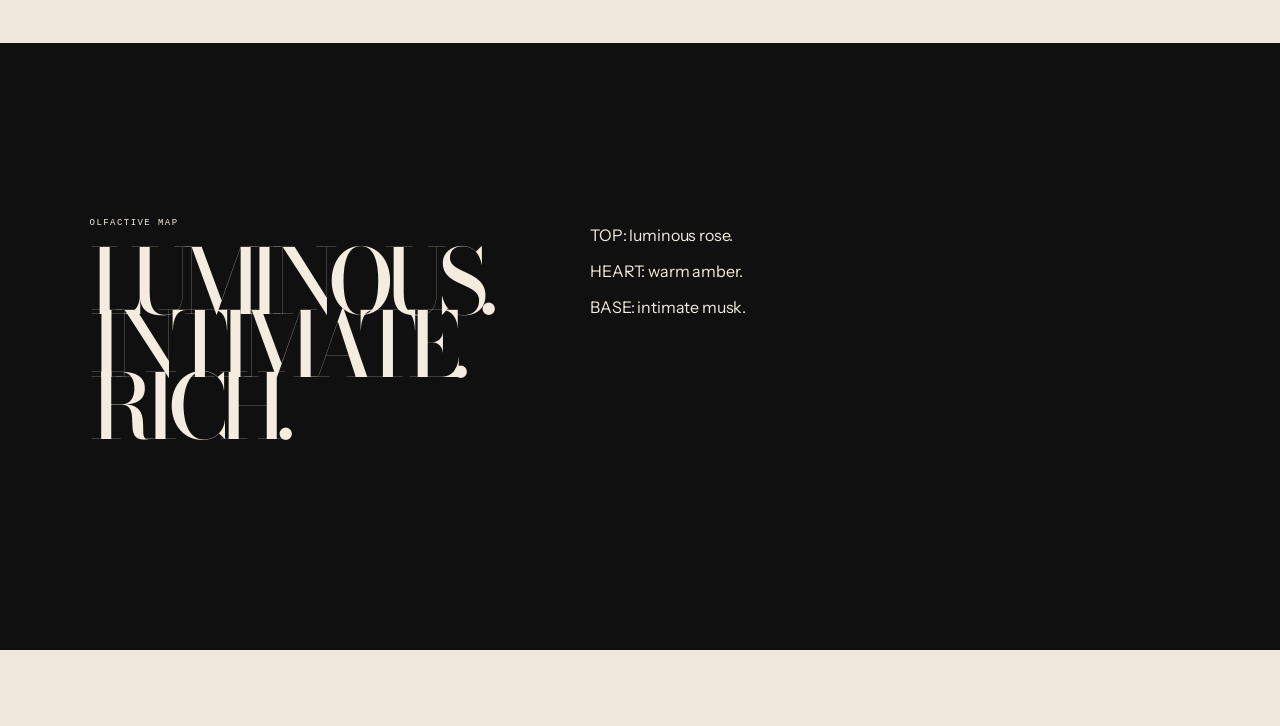
<file: stages/09.html>
<!doctype html><html lang="en"><head><meta charset="utf-8"><meta name="viewport" content="width=device-width,initial-scale=1"><title>ISHQ | WHIFF</title><link rel="stylesheet" href="../styles.css"><link rel="stylesheet" href="../editorial.css"></head><body><nav class="nav darkNav"><a class="logo" href="../index.html">whiff</a><div class="navlinks"><a href="../index.html#stages">Stages</a><a href="../cart.html">Cart <sup data-cart-count>0</sup></a></div></nav><section class="stageHero" style="--c:#b63b39;--fg:#f3ecdf"><div><span class="mono">09 / STAGES</span><h1>ISHQ</h1><p class="sub">THE SURRENDER</p><p>At the end, you stop resisting the feeling. Attraction becomes attachment.</p><button class="btn fill" onclick="addToCart('09')">Add to cart · ₹299</button></div><div class="productVisual"><div class="pack"><div class="packTop"><div class="packLogo">whiff</div><div class="packStage mono">STAGES</div><div class="packNum">09</div><div class="packName">ISHQ</div></div><div class="packBottom">eau de parfum · 30 ml</div></div><div class="bottle" style="--n:'09';--name:'ISHQ';--label:#b63b39;--fg:#f3ecdf"></div></div></section><section class="story"><div><span class="mono">THE STORY</span><h2>THE FEELING THAT STAYS.</h2></div><div><p class="quote">ISHQ is where attraction stops asking permission and becomes part of you.</p><p>Rose dissolves into warm amber and musk, rich and intimate, the final stage of the collection.</p><div class="notesLarge"><span class="pill">ROSE</span><span class="pill">WARM AMBER</span><span class="pill">MUSK</span></div></div></section><section class="black story" style="color:#f3ecdf"><div><span class="mono">OLFACTIVE MAP</span><h2>LUMINOUS.<br>INTIMATE.<br>RICH.</h2></div><div><p>TOP: luminous rose.</p><p>HEART: warm amber.</p><p>BASE: intimate musk.</p></div></section><section class="buyBar"><span><b>ISHQ</b> · 30 ML · ₹299</span><button class="btn" onclick="addToCart('09')">Add to cart</button></section><script src="../shop.js"></script></body></html>
</file>
<file: styles.css>
:root{--cream:#f3ecdf;--blue:#255bd3;--black:#101010;--line:#bdb6ab;--acid:#d6ff38;--red:#b63b39}*{box-sizing:border-box}html{scroll-behavior:smooth}body{margin:0;background:var(--cream);color:#111;font-family:Inter,Arial,sans-serif;overflow-x:hidden}a{color:inherit;text-decoration:none}button{font:inherit}.mono{font:10px 'DM Mono',monospace;letter-spacing:.12em;text-transform:uppercase}.logo{font-size:34px;font-weight:900;font-style:italic;letter-spacing:-.1em;line-height:1}.nav{position:sticky;z-index:100;top:0;left:0;width:100%;padding:15px 20px;display:flex;align-items:center;justify-content:space-between;color:var(--cream);mix-blend-mode:difference}.navlinks{display:flex;gap:22px;align-items:center;font-size:10px;font-weight:800;text-transform:uppercase}.navlinks sup{font-size:8px;background:var(--cream);color:#111;border-radius:99px;padding:3px 6px}.darkNav{color:#111;mix-blend-mode:normal;background:#f3ecdfcc;backdrop-filter:blur(14px);border-bottom:1px solid #1112}.menu{display:none;background:none;border:1px solid currentColor;color:inherit;border-radius:999px;width:44px;height:44px}.mobileNav{display:none}.btn{display:inline-flex;min-height:48px;align-items:center;justify-content:center;padding:0 19px;border:1px solid currentColor;border-radius:999px;font-size:10px;font-weight:700;text-transform:uppercase;letter-spacing:.08em;transition:transform .25s,background .25s,color .25s,box-shadow .25s;cursor:pointer;background:none;appearance:none;-webkit-appearance:none}.btn:hover{transform:translateY(-3px);background:#111;color:var(--cream);box-shadow:0 12px 30px #0002}.btn.fill{background:#111;color:var(--cream);border-color:#111}.whatsappBtn{min-height:48px;border:1px solid #1f6b43;background:#1f6b43;color:#fff;border-radius:999px;padding:0 20px;font-size:10px;font-weight:800;text-transform:uppercase;letter-spacing:.08em;cursor:pointer}.hero{min-height:100svh;background:var(--blue);color:var(--cream);position:relative;overflow:hidden;padding:110px 5vw 7vw;display:flex;align-items:flex-end}.gridlines{position:absolute;inset:0;background:linear-gradient(90deg,transparent 49.5%,#fff1 50%,transparent 50.5%),linear-gradient(0deg,transparent 49.5%,#fff1 50%,transparent 50.5%);background-size:44px 44px}.orb{position:absolute;border:2px solid var(--cream);border-radius:50%;pointer-events:none}.orb1{width:105vw;height:105vw;right:-55vw;top:-34vw;animation:drift 11s ease-in-out infinite}.orb2{width:45vw;height:45vw;right:-8vw;bottom:-18vw;animation:drift 8s ease-in-out infinite reverse}.hero h1{position:relative;margin:0;font-size:clamp(82px,19vw,260px);line-height:.72;letter-spacing:-.105em;max-width:100%;animation:rise .8s both}.heroInfo{position:absolute;right:5vw;bottom:7vw;width:min(300px,40vw)}.heroInfo p{font-size:14px;line-height:1.55;margin:14px 0 20px}.heroCtas{display:flex;gap:10px;flex-wrap:wrap}.section{padding:13vw 7vw}.intro{display:grid;grid-template-columns:1fr 2fr;gap:7vw}.introText{font-size:clamp(34px,5vw,72px);line-height:.96;letter-spacing:-.055em}.black{background:var(--black);color:var(--cream)}h2{font-size:clamp(72px,15vw,190px);line-height:.72;letter-spacing:-.105em;margin:22px 0 45px}.manifestoText{max-width:650px;font-size:16px;line-height:1.65}.manifestoGrid{display:grid;grid-template-columns:repeat(3,1fr);gap:1px;background:#444;margin-top:55px}.manifestoGrid article{background:var(--black);padding:28px;min-height:170px}.stages{padding:0 7vw 10vw}.stage{min-height:90vh;border-top:1px solid #3d3d3d;display:grid;grid-template-columns:1.1fr .9fr;align-items:center;gap:7vw;padding:9vw 0}.stage:nth-child(even){grid-template-columns:.9fr 1.1fr}.stage:nth-child(even) .visual{order:2}.visual{height:min(650px,70vw);min-height:480px;position:relative;overflow:hidden;background:var(--c);isolation:isolate}.visual:before{content:'';position:absolute;inset:0;background:repeating-linear-gradient(90deg,transparent 0,transparent 31px,#fff1 32px),repeating-linear-gradient(0deg,transparent 0,transparent 31px,#fff0 32px)}.geo{position:absolute;border:2px solid var(--fg);border-radius:50%}.g1{width:82%;aspect-ratio:1;left:-18%;top:-7%;animation:spin 25s linear infinite}.g2{width:62%;height:72%;right:-19%;top:15%;animation:breathe 7s ease-in-out infinite}.g3{width:35%;height:35%;right:27%;bottom:6%;animation:drift 7s ease-in-out infinite}.pack{position:absolute;z-index:3;left:11%;bottom:9%;width:210px;height:390px;background:var(--c);border:1px solid #0004;box-shadow:18px 25px 35px #0005;overflow:hidden}.packArt{position:absolute;right:-18%;top:18%;width:76%;height:58%;border:2px solid var(--fg);border-radius:70% 20% 65% 25%;transform:rotate(-25deg)}.packArt:after{content:'';position:absolute;width:55%;height:120%;right:10%;top:-10%;border:2px solid var(--fg);transform:rotate(35deg)}.packTop{position:relative;padding:25px 22px;color:var(--fg)}.packLogo{font-size:24px;font-weight:900;font-style:italic;letter-spacing:-.08em}.packStage{margin-top:28px}.packNum{font-size:42px;margin-top:4px}.packName{font-size:22px;font-weight:800}.packBottom{position:absolute;left:22px;bottom:22px;font-size:8px;color:var(--fg);text-transform:uppercase}.bottle{position:absolute;z-index:5;right:13%;bottom:10%;width:125px;height:295px;border:2px solid #fffc;border-radius:18px 18px 24px 24px;background:linear-gradient(100deg,#ffffff4d,#ffffff0a 38%,#ffffff38);box-shadow:18px 25px 35px #0005}.bottle:before{content:'';position:absolute;left:22px;right:22px;top:-65px;height:68px;background:#090909;border-radius:8px 8px 3px 3px}.bottle:after{content:var(--n) '\A' var(--name);position:absolute;left:12px;right:12px;top:112px;height:75px;background:var(--label);color:var(--fg);white-space:pre;text-align:center;padding-top:12px;font-size:10px;font-weight:800;line-height:1.7}.stageCopy h3{font-size:clamp(62px,10vw,150px);line-height:.78;letter-spacing:-.105em;margin:16px 0 20px;overflow-wrap:anywhere}.meaning{text-transform:uppercase;letter-spacing:.08em;font-size:12px}.stageCopy p{font-size:16px;line-height:1.65;color:#c9c0b5;max-width:540px}.notes{display:flex;gap:7px;flex-wrap:wrap;margin:25px 0}.pill{border:1px solid #666;border-radius:999px;padding:9px 11px;font-size:9px;text-transform:uppercase}.stageActions{display:flex;gap:9px;flex-wrap:wrap;margin-top:25px}.miniOlfactive{display:flex;flex-direction:column;gap:6px;margin-top:28px;padding-top:20px;border-top:1px solid #3d3d3d;max-width:420px}.miniOlfactive .mono{opacity:.55}.miniOlfactive b{font-size:15px;font-weight:600;line-height:1.4}.miniOlfactive small{font-size:11px;text-transform:uppercase;letter-spacing:.08em;color:#9c9488}.stagePrice{display:flex;align-items:baseline;gap:12px;margin-top:22px}.stagePrice .mrp{text-decoration:line-through;opacity:.5;font-size:14px}.stagePrice>b{font-size:26px;font-weight:800;letter-spacing:-.02em}.stagePrice .mono{opacity:.6}.collection,.journal,.faq{padding:13vw 7vw}.tiles,.journalGrid{display:grid;grid-template-columns:repeat(3,1fr);gap:12px}.tile{height:460px;padding:22px;display:flex;flex-direction:column;justify-content:space-between;position:relative;overflow:hidden;background:var(--c);color:var(--fg);transition:transform .35s}.tile:hover{transform:translateY(-8px)}.tile:before{content:'';position:absolute;width:95%;aspect-ratio:1;right:-55%;top:-8%;border:2px solid currentColor;border-radius:50%;animation:spin 24s linear infinite}.tile h3{font-size:clamp(52px,7vw,90px);line-height:.8;letter-spacing:-.09em;margin:0;position:relative;overflow-wrap:anywhere}.ritual{background:var(--blue);color:var(--cream);padding:13vw 7vw}.ritualGrid{display:grid;grid-template-columns:repeat(4,1fr);gap:1px;background:#ffffff55}.ritualGrid article{background:var(--blue);padding:28px;min-height:190px}.journal{background:#d9cfbf}.journalGrid{background:#111;gap:1px;margin-top:45px}.journalCard{background:#d9cfbf;padding:27px;min-height:280px}.journalCard h3{font-size:clamp(30px,4vw,54px);line-height:.88;letter-spacing:-.065em}.finder{padding:13vw 7vw}.choices{display:flex;flex-wrap:wrap;gap:9px}.choice{min-height:48px;background:none;color:var(--cream);border:1px solid #666;padding:0 17px;border-radius:999px;font-size:11px;cursor:pointer}.choice.active{background:var(--cream);color:#111}.answer{margin-top:45px;font-size:clamp(40px,8vw,90px);line-height:.85;letter-spacing:-.07em}.faq{background:var(--cream)}.faq details{border-top:1px solid #aaa;padding:24px 0}.faq details:last-child{border-bottom:1px solid #aaa}.faq summary{cursor:pointer;font-size:15px;font-weight:700}.faq p{line-height:1.6;color:#555}.footer{background:var(--blue);color:var(--cream);padding:13vw 7vw 30px;overflow:hidden}.footer .big{font-size:20vw;font-weight:900;font-style:italic;letter-spacing:-.11em;line-height:.65}.footrow{display:flex;justify-content:space-between;gap:15px;margin-top:13vw;font-size:9px;text-transform:uppercase}.stageHero{min-height:100svh;background:var(--c);color:var(--fg);display:grid;grid-template-columns:1fr 1fr;align-items:center;padding:120px 7vw 80px;position:relative;overflow:hidden}.stageHero .art{position:absolute;width:70vw;height:70vw;border:2px solid var(--fg);border-radius:50%;right:-28vw;top:-20vw;animation:spin 30s linear infinite}.stageHero .stageNumber{font-size:14px}.stageHero h1{font-size:clamp(90px,14vw,210px);line-height:.7;letter-spacing:-.11em;margin:25px 0;overflow-wrap:anywhere}.stageHero .sub{font-size:14px;text-transform:uppercase;letter-spacing:.12em}.productVisual{height:560px;position:relative;display:flex;align-items:center;justify-content:center}.productVisual .pack{position:relative;left:auto;bottom:auto;transform:rotate(-4deg)}.productVisual .bottle{position:absolute;right:16%;bottom:10%;width:145px;height:340px}.story{display:grid;grid-template-columns:1fr 2fr;gap:8vw;padding:13vw 7vw}.story h2{font-size:clamp(50px,7vw,100px)}.quote{font-family:Georgia,serif;font-size:clamp(28px,4vw,58px);line-height:1.08;margin:0 0 20px}.quoteRef{font-size:11px;text-transform:uppercase;letter-spacing:.12em}.notesLarge{display:flex;gap:9px;flex-wrap:wrap;margin:35px 0}.buyBar{position:sticky;bottom:0;z-index:40;background:#111;color:var(--cream);padding:15px 7vw;display:flex;justify-content:space-between;align-items:center;gap:20px}.buyBar .btn{background:var(--cream);color:#111;border-color:var(--cream)}.related{padding:13vw 7vw}.relatedGrid{display:grid;grid-template-columns:repeat(3,1fr);gap:12px}.back{display:inline-flex;margin-top:25px}.priceSection{background:#111;color:var(--cream);padding:10vw 7vw;display:grid;grid-template-columns:1fr 1.4fr;gap:8vw;align-items:end}.priceSection h2{margin:15px 0}.priceCard{border:1px solid #555;padding:35px;position:relative;overflow:hidden}.priceCard:before{content:'299';position:absolute;right:-5%;top:-28%;font-size:22vw;font-weight:900;color:#fff08;line-height:1;transform:rotate(-8deg)}.priceRow{display:flex;align-items:end;gap:15px;position:relative}.priceNow{font-size:clamp(65px,9vw,120px);font-weight:900;letter-spacing:-.09em;line-height:.8}.mrp{text-decoration:line-through;opacity:.5;font-size:20px}.offerLine{margin:22px 0;font-size:13px;line-height:1.5;max-width:460px}.collectionOffer{display:grid;grid-template-columns:1fr 1fr;gap:1px;background:#444;margin-top:1px}.collectionOffer>div{background:#111;padding:22px}.shopMain{padding:150px 7vw 100px;min-height:100svh}.shopHead{display:flex;align-items:end;justify-content:space-between;gap:40px;margin-bottom:70px}.shopHead h1{font-size:clamp(80px,15vw,190px);line-height:.72;letter-spacing:-.1em;margin:20px 0 0}.shopHead.compact{display:block}.shopHead p{max-width:500px;line-height:1.6}.cartList{display:grid;gap:1px;background:#111}.cartItem{display:grid;grid-template-columns:220px 1fr auto;gap:30px;align-items:center;background:var(--cream);padding:25px}.cartSwatch{height:220px;padding:18px;display:flex;flex-direction:column;justify-content:space-between}.cartSwatch b{font-size:48px;letter-spacing:-.08em}.cartInfo h3{font-size:50px;line-height:.8;letter-spacing:-.08em;margin:10px 0}.cartInfo p{color:#666}.qty{display:flex;gap:8px;align-items:center;margin-top:20px}.qty button{border:1px solid #aaa;background:none;border-radius:99px;min-width:38px;height:38px;cursor:pointer}.qty .remove{padding:0 14px;width:auto}.cartSummary{max-width:500px;margin:40px 0 0 auto;border-top:1px solid #111;padding-top:25px}.cartSummary>div,.priceBox>div,.miniCart>div{display:flex;justify-content:space-between;padding:8px 0}.cartSummary .saving{color:#24704a}.cartSummary .total{border-top:1px solid #111;margin-top:12px;padding-top:18px;font-size:24px}.cartSummary .btn,.cartSummary .whatsappBtn{width:100%;margin-top:12px}.emptyCart{padding:10vw 0}.emptyCart h2{margin:20px 0}.checkoutGrid{display:grid;grid-template-columns:1.2fr .8fr;gap:8vw}.orderForm{max-width:650px}.orderForm h2{margin:20px 0 50px}.orderForm label{display:block;font-size:10px;text-transform:uppercase;letter-spacing:.1em;font-weight:700;margin:20px 0}.orderForm input,.orderForm textarea{display:block;width:100%;border:0;border-bottom:1px solid #aaa;background:transparent;padding:14px 0;font:inherit;font-size:16px;outline:none}.orderForm textarea{min-height:100px;resize:vertical}.orderForm .check{display:flex;gap:10px;align-items:center;text-transform:none;letter-spacing:0;font-size:13px}.orderForm .check input{width:auto}.optional{opacity:.5}.orderForm .btn,.orderForm .whatsappBtn{width:100%;margin-top:12px}.formNote{font-size:11px;line-height:1.6;color:#666;margin-top:20px}.checkoutSide{position:sticky;top:120px;height:max-content}.miniCart{margin:25px 0;border-top:1px solid #aaa;border-bottom:1px solid #aaa}.priceBox{background:#111;color:var(--cream);padding:25px}.priceBox p{font-size:11px;line-height:1.5;color:#aaa}.bigTotal{border-top:1px solid #555;margin-top:15px;padding-top:18px;font-size:20px}.thankPage{background:var(--blue);color:var(--cream)}.thank{min-height:100svh;padding:15vw 7vw;display:flex;flex-direction:column;justify-content:center;align-items:flex-start}.thank h1{font-size:clamp(90px,17vw,220px);line-height:.72;letter-spacing:-.11em;margin:30px 0}.thank p{max-width:550px;font-size:16px;line-height:1.6;margin-bottom:30px}.toast{position:fixed;z-index:200;left:50%;bottom:25px;transform:translate(-50%,30px);background:#111;color:#fff;padding:13px 18px;border-radius:999px;font-size:11px;opacity:0;pointer-events:none;transition:.3s}.toast.show{opacity:1;transform:translate(-50%,0)}body:has(.stageHero) .menu{display:none}@keyframes rise{from{opacity:0;transform:translateY(40px)}to{opacity:1;transform:none}}@keyframes spin{to{transform:rotate(360deg)}}@keyframes breathe{50%{transform:scale(1.07)}}@keyframes drift{50%{transform:translate(2vw,2vw) rotate(6deg)}}@media(max-width:800px){.nav{padding:13px 16px}.navlinks{display:none}.menu{display:block}.mobileNav{position:fixed;z-index:99;inset:0;background:#111;color:var(--cream);display:none;padding:90px 20px 30px}.mobileNav.open{display:flex;flex-direction:column}.mobileNav a{font-size:42px;line-height:.95;letter-spacing:-.06em;padding:14px 0;border-bottom:1px solid #444}.hero{padding:100px 20px 35px;min-height:100svh}.hero h1{font-size:clamp(70px,24vw,150px);max-width:100%;line-height:.76}.heroInfo{position:relative;right:auto;bottom:auto;width:100%;margin-top:35px}.orb1{width:120vw;height:120vw;right:-65vw;top:-20vw}.orb2{width:70vw;height:70vw;right:-35vw;bottom:8vh}.section,.collection,.ritual,.journal,.finder,.faq,.footer,.related{padding:24vw 20px}.intro{display:block}.introText{margin-top:35px;font-size:clamp(32px,9vw,54px)}h2{font-size:clamp(66px,22vw,125px);margin-bottom:38px}.manifestoGrid,.tiles,.journalGrid,.ritualGrid,.relatedGrid,.collectionOffer{grid-template-columns:1fr}.stages{padding:0 20px 24vw}.stage,.stage:nth-child(even){display:flex;min-height:auto;padding:24vw 0;gap:38px}.stage:nth-child(even) .visual{order:0}.visual{height:118vw;min-height:0}.pack{left:7%;bottom:7%;width:43%;height:65%}.packTop{padding:17px 14px}.packLogo{font-size:18px}.packStage{margin-top:20px}.packNum{font-size:30px}.packName{font-size:15px}.packBottom{left:14px;bottom:14px;font-size:6px}.bottle{right:9%;bottom:7%;width:28%;height:49%}.bottle:before{left:18%;right:18%;top:-23%;height:24%}.bottle:after{left:8%;right:8%;top:40%;height:25%;padding-top:8px;font-size:8px}.stageCopy h3{font-size:clamp(56px,18vw,105px);line-height:.78}.stageCopy p{font-size:15px}.tile{height:330px}.footrow{display:grid;gap:8px;margin-top:25vw}.stageHero{display:flex;flex-direction:column;align-items:stretch;padding:105px 20px 45px;min-height:auto}.stageHero .art{width:130vw;height:130vw;right:-65vw;top:-20vw}.stageHero h1{font-size:clamp(75px,23vw,145px);max-width:100%;margin:24px 0}.productVisual{height:470px;margin-top:20px}.productVisual .pack{width:190px;height:350px}.productVisual .bottle{width:115px;height:275px;right:9%;bottom:8%}.story{display:block;padding:24vw 20px}.story h2{font-size:clamp(50px,14vw,80px);margin-bottom:55px}.quote{font-size:32px}.buyBar{padding:12px 20px;position:sticky;bottom:0}.buyBar .mono{font-size:8px}.relatedGrid{gap:10px}.related .tile{height:260px}.mono{font-size:9px}.priceSection{display:block;padding:24vw 20px}.priceCard{margin-top:35px}.priceNow{font-size:85px}.shopMain{padding:110px 20px 80px}.shopHead{display:block;margin-bottom:50px}.shopHead h1{font-size:clamp(75px,22vw,130px)}.cartItem{grid-template-columns:90px 1fr;gap:16px;padding:16px}.cartItem>strong{grid-column:2}.cartSwatch{height:110px;padding:10px}.cartSwatch b{font-size:22px}.cartInfo h3{font-size:35px}.qty{flex-wrap:wrap}.checkoutGrid{grid-template-columns:1fr;gap:55px}.checkoutSide{position:static}.thank{padding:25vw 20px}.thank h1{font-size:clamp(75px,22vw,140px)}.darkNav .btn{display:none}}@media(prefers-reduced-motion:reduce){*,*:before,*:after{animation:none!important;transition:none!important}}
</file>
<file: editorial.css>
/* WHIFF / EDITORIAL ART DIRECTION v2 */
@import url('https://fonts.googleapis.com/css2?family=Bodoni+Moda:opsz,wght@6..96,400;6..96,500;6..96,600;6..96,700&family=Instrument+Sans:wdth,wght@75..100,400;75..100,500;75..100,600;75..100,700&family=Space+Grotesk:wght@400;500;600;700&display=swap');

:root{--paper:#eee8dc;--paper-deep:#d9cfbf;--ink:#151515;--blue:#173fc7;--wine:#5a1c2b;--ochre:#b78728;--sage:#5d715d;--sky:#9bc7d5;--serif:'Bodoni Moda',Georgia,serif;--display:'Space Grotesk','Helvetica Neue',sans-serif;--body:'Instrument Sans','Helvetica Neue',Arial,sans-serif}
body{font-family:var(--body);background:var(--paper);letter-spacing:-.01em}
body:after{content:'';position:fixed;inset:0;pointer-events:none;z-index:9999;opacity:.16;background:repeating-linear-gradient(0deg,transparent 0 3px,#000 3px 4px);mix-blend-mode:multiply}
.mono{font-family:'DM Mono',monospace;font-size:9px;letter-spacing:.16em}
.logo,.packLogo{font-family:var(--display);font-style:normal;font-weight:700;letter-spacing:-.12em}
.nav{height:72px;padding:0 26px;backdrop-filter:blur(10px);transition:background .3s ease}
.navlinks{font-family:'DM Mono',monospace;font-size:9px;letter-spacing:.08em}
.navlinks a{padding:8px 0}
.btn{border-radius:0;font-family:'DM Mono',monospace;min-height:46px;padding:0 18px;position:relative;overflow:hidden}
.btn:before{content:'';position:absolute;inset:0;background:currentColor;transform:translateY(102%);transition:transform .35s cubic-bezier(.2,.8,.2,1);z-index:-1}
.btn:hover:before{transform:translateY(0)}
.btn:hover{box-shadow:none;color:var(--paper);transform:none}
.hero{min-height:calc(100svh - 72px);padding:6vw 5vw 5vw;background:var(--blue);display:grid;grid-template-columns:minmax(0,1fr) 320px;align-items:end}
.hero h1{font-family:var(--serif);font-weight:500;font-size:clamp(90px,17vw,250px);line-height:.67;letter-spacing:-.105em;text-transform:uppercase}
.hero h1 br:nth-of-type(2)+*{font-style:italic}
.heroInfo p{font-family:var(--body);font-size:15px;line-height:1.5}
.heroInfo .btn{border-color:var(--paper)}
.hero:before{content:'COLLECTION 01';position:absolute;left:5vw;top:9vw;font:9px 'DM Mono',monospace;letter-spacing:.2em;opacity:.65}
.gridlines{background-size:76px 76px;opacity:.7}
.orb{border-width:1px}
.section,.collection,.journal,.faq,.related{padding:12vw 7vw}
.intro{grid-template-columns:.7fr 2.3fr;min-height:70vh}
.introText{font-family:var(--serif);font-weight:500;font-size:clamp(42px,5.5vw,82px);line-height:.9;letter-spacing:-.055em;max-width:1100px}
h2{font-family:var(--serif);font-weight:500;line-height:.7;letter-spacing:-.11em}
.manifesto{position:relative;overflow:hidden}
.manifesto:before{content:'01';position:absolute;right:7vw;top:7vw;font:400 20vw/.7 var(--serif);color:#fff1;letter-spacing:-.1em}
.manifestoText{font-family:var(--body);font-size:17px;max-width:680px}
.manifestoGrid{margin-top:75px;grid-template-columns:repeat(3,1fr);background:#ffffff44}
.manifestoGrid article{padding:30px;border:1px solid #ffffff18;min-height:210px}
.manifestoGrid article p{font-family:var(--serif);font-size:25px;line-height:1.02;max-width:230px}
.olfactiveOverview{padding:12vw 7vw;background:#0f0f10;color:var(--paper);position:relative;overflow:hidden}
.olfactiveOverview:after{content:'THE OLFACTIVE INDEX';position:absolute;right:-3vw;top:5vw;font:700 8vw/.8 var(--display);letter-spacing:-.08em;color:#fff05;transform:rotate(-90deg);transform-origin:center}
.sectionHead{max-width:900px;position:relative;z-index:1}
.sectionHead h2{font-size:clamp(72px,12vw,165px);margin-bottom:35px}
.sectionHead p{max-width:580px;font-size:16px;line-height:1.6;color:#bdb5aa}
.olfactiveRail{display:grid;grid-template-columns:repeat(5,1fr);gap:1px;background:#555;margin:55px 0 1px;position:relative;z-index:1}
.olfactiveRail>div{background:#0f0f10;padding:22px;min-height:150px}
.olfactiveRail b{font:10px 'DM Mono',monospace}.olfactiveRail span{display:block;margin-top:45px;color:#999;font-size:9px;line-height:1.5;font-family:'DM Mono',monospace}
.olfactiveGrid{display:grid;grid-template-columns:repeat(3,1fr);gap:1px;background:#555;position:relative;z-index:1}
.olfactiveItem{background:#0f0f10;color:var(--paper);padding:28px;min-height:250px;display:flex;flex-direction:column;gap:9px;transition:transform .35s ease,background .35s ease}
.olfactiveItem:hover{transform:translateY(-8px);background:#171719}.olfactiveItem>span,.olfactiveItem>em{font:9px 'DM Mono',monospace;color:#888;text-transform:uppercase;font-style:normal}.olfactiveItem strong{font:500 42px/1 var(--serif);letter-spacing:-.06em}.olfactiveItem b{font:500 12px var(--body)}.olfactiveItem small{font:10px/1.5 'DM Mono',monospace;color:#999;text-transform:uppercase}
.stages{padding:0 7vw 12vw}
.stage{min-height:90vh;padding:11vw 0;grid-template-columns:1.1fr .9fr;gap:8vw}
.stage:nth-child(even){grid-template-columns:.9fr 1.1fr}
.visual{height:min(680px,64vw);min-height:500px;box-shadow:0 30px 70px #0004}
.visual:before{background:linear-gradient(90deg,transparent 49.7%,#fff2 50%,transparent 50.3%),linear-gradient(0deg,transparent 49.7%,#fff2 50%,transparent 50.3%);background-size:54px 54px}
.visual:after{font-family:'DM Mono',monospace;font-size:9px;letter-spacing:.16em}
.geo{border-width:1px}.g1{animation:spin 35s linear infinite}.g2{animation:breathe 9s ease-in-out infinite}.g3{animation:drift 8s ease-in-out infinite}
.pack{width:220px;height:410px;left:12%;bottom:8%;transform:rotate(-2deg);transition:transform .5s cubic-bezier(.2,.8,.2,1)}
.visual:hover .pack{transform:rotate(-5deg) translateY(-14px)}
.packNum{font-family:var(--serif);font-weight:400}.packName{font-family:var(--display);letter-spacing:-.06em}.packArt,.packArt:after{border-width:1px}
.bottle{border-width:1px;transform:rotate(3deg);transition:transform .5s cubic-bezier(.2,.8,.2,1)}
.visual:hover .bottle{transform:rotate(6deg) translateY(-16px)}
.stageCopy h3{font-family:var(--serif);font-weight:500;font-size:clamp(70px,10vw,155px);line-height:.72;letter-spacing:-.11em}
.stageCopy p{font-family:var(--body);font-size:16px;color:#bcb3a7;max-width:520px}
.meaning{font-family:'DM Mono',monospace;font-size:10px}
.pill{border-radius:0;font-family:'DM Mono',monospace}
.miniOlfactive b{font-family:var(--serif);font-weight:500;font-size:19px}
.stagePrice>b{font-family:var(--display)}
.priceSection{background:var(--wine);position:relative;overflow:hidden}
.priceSection:before{content:'₹299';position:absolute;right:-4vw;bottom:-5vw;font:700 25vw/.7 var(--display);letter-spacing:-.12em;color:#fff06}
.priceSection>*{position:relative;z-index:1}.priceCard{border-color:#fff5;background:#5a1c2b99;backdrop-filter:blur(8px)}
.priceCard:before{font-family:var(--serif);color:#fff06}.collectionOffer>div{background:#5a1c2b}
.collection{background:var(--paper-deep)}
.collection>h2{font-size:clamp(90px,15vw,210px)}
.tiles{grid-template-columns:repeat(3,1fr);gap:1px;background:var(--ink)}
.tile{height:480px;padding:25px}.tile h3{font-family:var(--serif);font-weight:500;font-size:clamp(55px,7vw,95px)}
.tile:before{border-width:1px}.tile:after{border-width:1px}
.ritual{background:var(--blue);position:relative;overflow:hidden}.ritual h2{font-size:clamp(90px,15vw,210px)}
.ritualGrid{background:#ffffff44}.ritualGrid article{border:1px solid #fff1}.ritualGrid p{font-family:var(--serif);font-size:25px;line-height:1}
.journal{background:#c9bda9}.journalGrid{grid-template-columns:repeat(3,1fr);gap:1px;background:var(--ink)}
.journalCard{min-height:350px;padding:30px}.journalCard h3{font-family:var(--serif);font-weight:500}.journalCard .stageLink{font-family:'DM Mono',monospace}
.finder{position:relative;overflow:hidden}.finder:after{content:'?';position:absolute;right:2vw;top:2vw;font:400 38vw/.6 var(--serif);color:#fff06;pointer-events:none}.finder>*{position:relative;z-index:1}
.choice{border-radius:0;font-family:'DM Mono',monospace}.answer{font-family:var(--serif);font-weight:500}
.faq summary{font-family:var(--body);font-weight:600}.faq p{font-family:var(--body);max-width:700px}
.footer{position:relative;overflow:hidden}.footer .big{font-family:var(--serif);font-weight:500;font-style:italic}.footrow{font-family:'DM Mono',monospace}
.stageHero{min-height:100svh;padding:120px 7vw 80px}.stageHero h1{font-family:var(--serif);font-weight:500}.stageHero .sub,.stageHero .stageNumber{font-family:'DM Mono',monospace}
.productVisual .pack{transform:rotate(-5deg)}.productVisual .bottle{transform:rotate(4deg)}
.story{padding:13vw 7vw}.story h2{font-family:var(--serif);font-weight:500}.quote{font-family:var(--serif);font-style:italic}
.buyBar{background:var(--ink);backdrop-filter:blur(14px)}
.related{background:var(--paper-deep)}
.shopMain{padding:145px 7vw 100px}.shopHead h1{font-family:var(--serif);font-weight:500}.cartList{background:var(--ink)}.cartItem{background:var(--paper)}.cartInfo h3{font-family:var(--serif);font-weight:500}.cartSwatch b{font-family:var(--serif);font-weight:500}
.orderForm input,.orderForm textarea,.orderForm select{font-family:var(--body);border-radius:0}.thankyou h1{font-family:var(--serif);font-weight:500}

/* Layout guardrails */
img,svg,video{max-width:100%;height:auto}.heroInfo,.stageCopy,.sectionHead,.priceCard,.cartInfo,.orderForm{min-width:0}h1,h2,h3,p{overflow-wrap:break-word}

@media(max-width:900px){
 body:after{opacity:.1}.nav{height:62px;padding:0 16px}.hero{min-height:calc(100svh - 62px);padding:90px 20px 30px;display:flex;flex-direction:column;justify-content:flex-end;gap:42px}.hero:before{left:20px;top:80px}.hero h1{font-size:clamp(78px,22vw,155px);line-height:.68}.heroInfo{width:100%}.heroInfo p{max-width:440px}.heroCtas{width:100%}.heroCtas .btn{flex:1}.section,.collection,.journal,.faq,.related{padding:22vw 20px}.intro{display:block;min-height:auto}.intro>.mono{display:block;margin-bottom:60px}.introText{font-size:clamp(40px,11vw,70px)}h2{font-size:clamp(72px,20vw,150px)}.manifesto:before{font-size:45vw}.manifestoGrid,.tiles,.journalGrid,.ritualGrid{grid-template-columns:1fr}.manifestoGrid article{min-height:145px}.olfactiveOverview{padding:22vw 20px}.olfactiveOverview:after{display:none}.olfactiveRail,.olfactiveGrid{grid-template-columns:1fr}.olfactiveRail{margin-top:38px}.olfactiveRail>div{min-height:105px}.olfactiveRail span{margin-top:18px}.olfactiveItem{min-height:190px}.olfactiveItem strong{font-size:38px}.stages{padding:0 20px 22vw}.stage,.stage:nth-child(even){display:flex;flex-direction:column;align-items:stretch;gap:55px;padding:22vw 0;min-height:0}.stage:nth-child(even) .visual{order:0}.visual{height:105vw;min-height:390px}.pack{width:170px;height:320px;left:8%;bottom:7%}.packTop{padding:20px 17px}.packLogo{font-size:20px}.packNum{font-size:35px}.packName{font-size:17px}.packBottom{left:17px;bottom:17px}.bottle{width:100px;height:245px;right:9%;bottom:9%}.bottle:before{left:18px;right:18px;top:-54px;height:56px}.bottle:after{top:92px;font-size:8px}.stageCopy h3{font-size:clamp(68px,20vw,125px)}.stageCopy p{font-size:15px}.priceSection{grid-template-columns:1fr;padding:22vw 20px;gap:55px}.priceSection:before{font-size:45vw}.priceCard{padding:24px}.priceNow{font-size:78px}.collectionOffer{grid-template-columns:1fr}.tile{height:330px}.ritual h2{font-size:clamp(78px,21vw,150px)}.ritualGrid article{min-height:160px}.journalCard{min-height:280px}.finder:after{font-size:70vw}.stageHero{min-height:auto;display:flex;flex-direction:column;padding:110px 20px 60px;gap:45px}.stageHero h1{font-size:clamp(82px,22vw,160px)}.stageHero .art{width:120vw;height:120vw;right:-55vw;top:-20vw}.productVisual{height:430px}.productVisual .pack{width:170px;height:320px}.productVisual .bottle{width:105px;height:250px;right:10%}.story{display:block;padding:22vw 20px}.story>div:first-child{margin-bottom:60px}.buyBar{padding:12px 20px}.relatedGrid{grid-template-columns:1fr}.shopMain{padding:110px 20px 70px}.shopHead{display:block;margin-bottom:50px}.shopHead h1{font-size:clamp(80px,22vw,150px)}.cartItem{grid-template-columns:100px 1fr;gap:18px}.cartSwatch{height:130px}.cartSwatch b{font-size:30px}.cartInfo h3{font-size:38px}.cartItem>.price{grid-column:2}.checkoutGrid{grid-template-columns:1fr;gap:55px}.priceBox{position:static}.footrow{display:grid;grid-template-columns:1fr 1fr;margin-top:25vw;line-height:1.5}
}
@media(max-width:480px){.hero h1{font-size:22vw}.heroCtas .btn{flex:1;padding:0 10px}.visual{min-height:370px}.pack{width:150px;height:285px}.bottle{width:88px;height:220px}.tile{height:300px}.footrow{grid-template-columns:1fr}.btn{min-height:45px;padding:0 14px}.stageCopy h3{font-size:21vw}}
</file>
